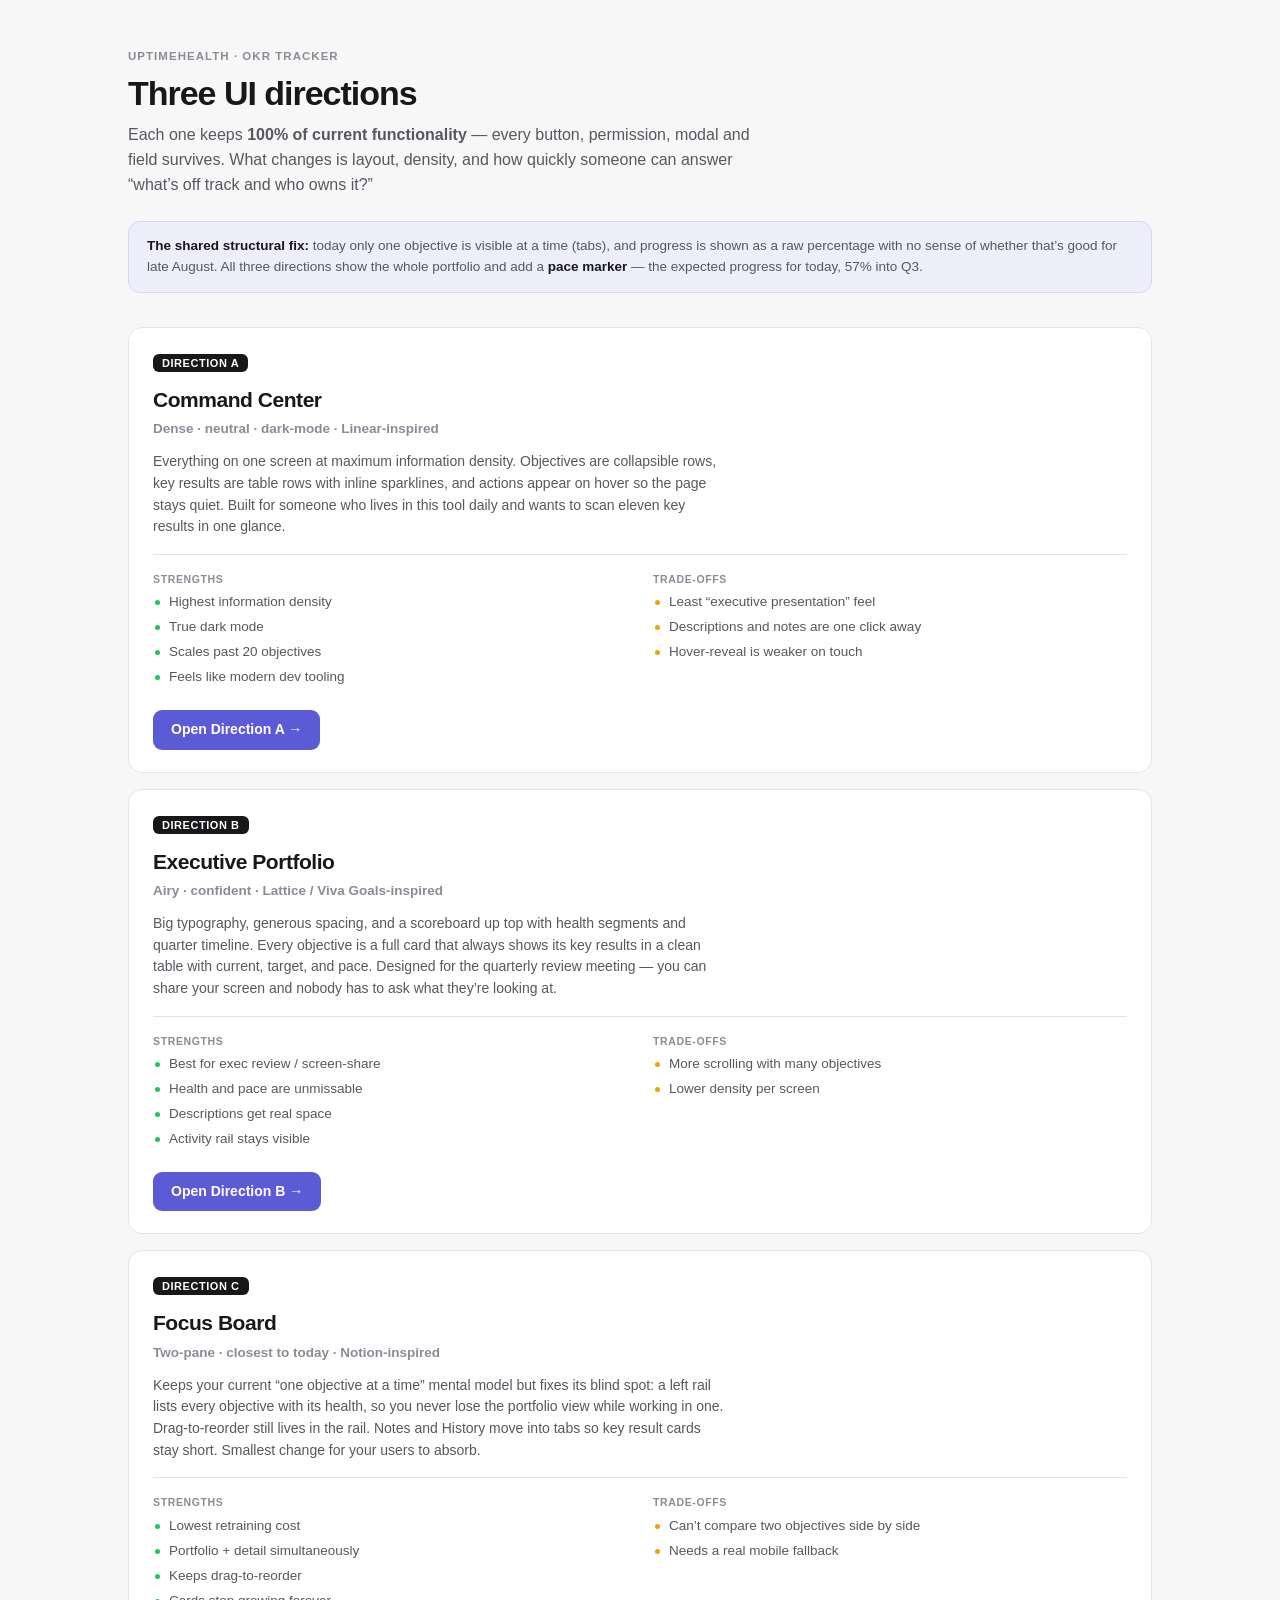
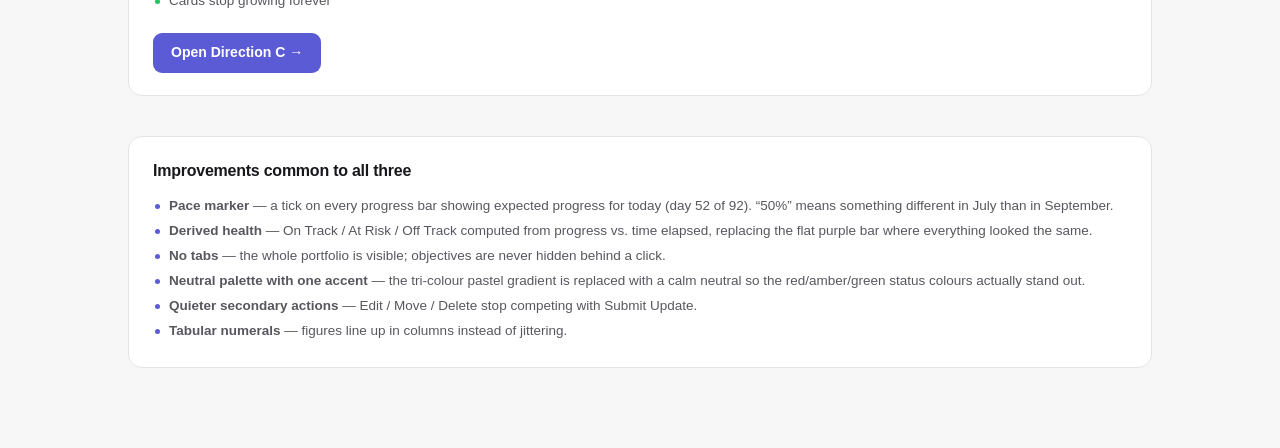
<file: mockups/index.html>
<!DOCTYPE html>
<html lang="en">
<head>
<meta charset="UTF-8">
<meta name="viewport" content="width=device-width, initial-scale=1">
<title>OKR Tracker — UI Directions</title>
<style>
:root{--bg:#f7f7f8;--surface:#fff;--border:#e4e4e8;--ink:#18181b;--ink2:#57575f;--ink3:#8b8b95;--accent:#5b5bd6;--accent-soft:#eeeefb}
*{box-sizing:border-box;margin:0;padding:0}
body{font-family:-apple-system,BlinkMacSystemFont,'Inter','Segoe UI',sans-serif;background:var(--bg);color:var(--ink);line-height:1.55;-webkit-font-smoothing:antialiased}
.wrap{max-width:1080px;margin:0 auto;padding:48px 28px 80px}
.eyebrow{font-size:11.5px;font-weight:750;text-transform:uppercase;letter-spacing:.09em;color:var(--ink3);margin-bottom:8px}
h1{font-size:34px;font-weight:730;letter-spacing:-.03em;line-height:1.15}
.lede{font-size:16px;color:var(--ink2);margin-top:10px;max-width:70ch}
.note{background:var(--accent-soft);border:1px solid #d5d5f5;border-radius:12px;padding:14px 18px;margin:24px 0 34px;font-size:13.5px;color:var(--ink2)}
.note b{color:var(--ink)}
.grid{display:grid;gap:16px}
.card{background:var(--surface);border:1px solid var(--border);border-radius:14px;padding:22px 24px;transition:.14s}
.card:hover{border-color:#c8c8d2;box-shadow:0 4px 18px rgba(0,0,0,.05)}
.card-top{display:flex;align-items:flex-start;justify-content:space-between;gap:18px;flex-wrap:wrap}
.badge{font-size:11px;font-weight:750;letter-spacing:.05em;text-transform:uppercase;background:var(--ink);color:#fff;border-radius:6px;padding:3px 9px}
h2{font-size:21px;font-weight:690;letter-spacing:-.022em;margin:9px 0 3px}
.sub{font-size:13.5px;color:var(--ink3);font-weight:600}
p.body{font-size:14px;color:var(--ink2);margin-top:11px;max-width:74ch}
.rows{display:grid;grid-template-columns:1fr 1fr;gap:14px 26px;margin-top:16px;padding-top:16px;border-top:1px solid var(--border)}
@media(max-width:720px){.rows{grid-template-columns:1fr}}
.rl{font-size:10.5px;font-weight:750;text-transform:uppercase;letter-spacing:.06em;color:var(--ink3);margin-bottom:5px}
ul{list-style:none;font-size:13.5px;color:var(--ink2)}
li{padding-left:16px;position:relative;margin-bottom:4px}
li::before{content:'';position:absolute;left:2px;top:8px;width:5px;height:5px;border-radius:50%;background:#22c55e}
li.con::before{background:#f59e0b}
.open{display:inline-flex;align-items:center;gap:7px;background:var(--accent);color:#fff;border-radius:9px;padding:9px 18px;font-size:14px;font-weight:650;text-decoration:none;margin-top:18px;transition:.12s}
.open:hover{background:#4a4ac4}
.shared{margin-top:40px;background:var(--surface);border:1px solid var(--border);border-radius:14px;padding:22px 24px}
.shared h3{font-size:16px;font-weight:690;letter-spacing:-.015em;margin-bottom:12px}
.shared ul li::before{background:var(--accent)}
</style>
</head>
<body>
<div class="wrap">
  <div class="eyebrow">UptimeHealth · OKR Tracker</div>
  <h1>Three UI directions</h1>
  <p class="lede">Each one keeps <strong>100% of current functionality</strong> — every button, permission, modal and field survives. What changes is layout, density, and how quickly someone can answer “what’s off track and who owns it?”</p>

  <div class="note">
    <b>The shared structural fix:</b> today only one objective is visible at a time (tabs), and progress is shown as a raw percentage with no sense of whether that’s good for late August. All three directions show the whole portfolio and add a <b>pace marker</b> — the expected progress for today, 57% into Q3.
  </div>

  <div class="grid">
    <div class="card">
      <div class="card-top">
        <div><span class="badge">Direction A</span><h2>Command Center</h2><div class="sub">Dense · neutral · dark-mode · Linear-inspired</div></div>
      </div>
      <p class="body">Everything on one screen at maximum information density. Objectives are collapsible rows, key results are table rows with inline sparklines, and actions appear on hover so the page stays quiet. Built for someone who lives in this tool daily and wants to scan eleven key results in one glance.</p>
      <div class="rows">
        <div><div class="rl">Strengths</div><ul><li>Highest information density</li><li>True dark mode</li><li>Scales past 20 objectives</li><li>Feels like modern dev tooling</li></ul></div>
        <div><div class="rl">Trade-offs</div><ul><li class="con">Least “executive presentation” feel</li><li class="con">Descriptions and notes are one click away</li><li class="con">Hover-reveal is weaker on touch</li></ul></div>
      </div>
      <a class="open" href="a-command-center.html">Open Direction A →</a>
    </div>

    <div class="card">
      <div class="card-top">
        <div><span class="badge">Direction B</span><h2>Executive Portfolio</h2><div class="sub">Airy · confident · Lattice / Viva Goals-inspired</div></div>
      </div>
      <p class="body">Big typography, generous spacing, and a scoreboard up top with health segments and quarter timeline. Every objective is a full card that always shows its key results in a clean table with current, target, and pace. Designed for the quarterly review meeting — you can share your screen and nobody has to ask what they’re looking at.</p>
      <div class="rows">
        <div><div class="rl">Strengths</div><ul><li>Best for exec review / screen-share</li><li>Health and pace are unmissable</li><li>Descriptions get real space</li><li>Activity rail stays visible</li></ul></div>
        <div><div class="rl">Trade-offs</div><ul><li class="con">More scrolling with many objectives</li><li class="con">Lower density per screen</li></ul></div>
      </div>
      <a class="open" href="b-executive.html">Open Direction B →</a>
    </div>

    <div class="card">
      <div class="card-top">
        <div><span class="badge">Direction C</span><h2>Focus Board</h2><div class="sub">Two-pane · closest to today · Notion-inspired</div></div>
      </div>
      <p class="body">Keeps your current “one objective at a time” mental model but fixes its blind spot: a left rail lists every objective with its health, so you never lose the portfolio view while working in one. Drag-to-reorder still lives in the rail. Notes and History move into tabs so key result cards stay short. Smallest change for your users to absorb.</p>
      <div class="rows">
        <div><div class="rl">Strengths</div><ul><li>Lowest retraining cost</li><li>Portfolio + detail simultaneously</li><li>Keeps drag-to-reorder</li><li>Cards stop growing forever</li></ul></div>
        <div><div class="rl">Trade-offs</div><ul><li class="con">Can’t compare two objectives side by side</li><li class="con">Needs a real mobile fallback</li></ul></div>
      </div>
      <a class="open" href="c-focus-board.html">Open Direction C →</a>
    </div>
  </div>

  <div class="shared">
    <h3>Improvements common to all three</h3>
    <ul>
      <li><b>Pace marker</b> — a tick on every progress bar showing expected progress for today (day 52 of 92). “50%” means something different in July than in September.</li>
      <li><b>Derived health</b> — On Track / At Risk / Off Track computed from progress vs. time elapsed, replacing the flat purple bar where everything looked the same.</li>
      <li><b>No tabs</b> — the whole portfolio is visible; objectives are never hidden behind a click.</li>
      <li><b>Neutral palette with one accent</b> — the tri-colour pastel gradient is replaced with a calm neutral so the red/amber/green status colours actually stand out.</li>
      <li><b>Quieter secondary actions</b> — Edit / Move / Delete stop competing with Submit Update.</li>
      <li><b>Tabular numerals</b> — figures line up in columns instead of jittering.</li>
    </ul>
  </div>
</div>
</body>
</html>
</file>
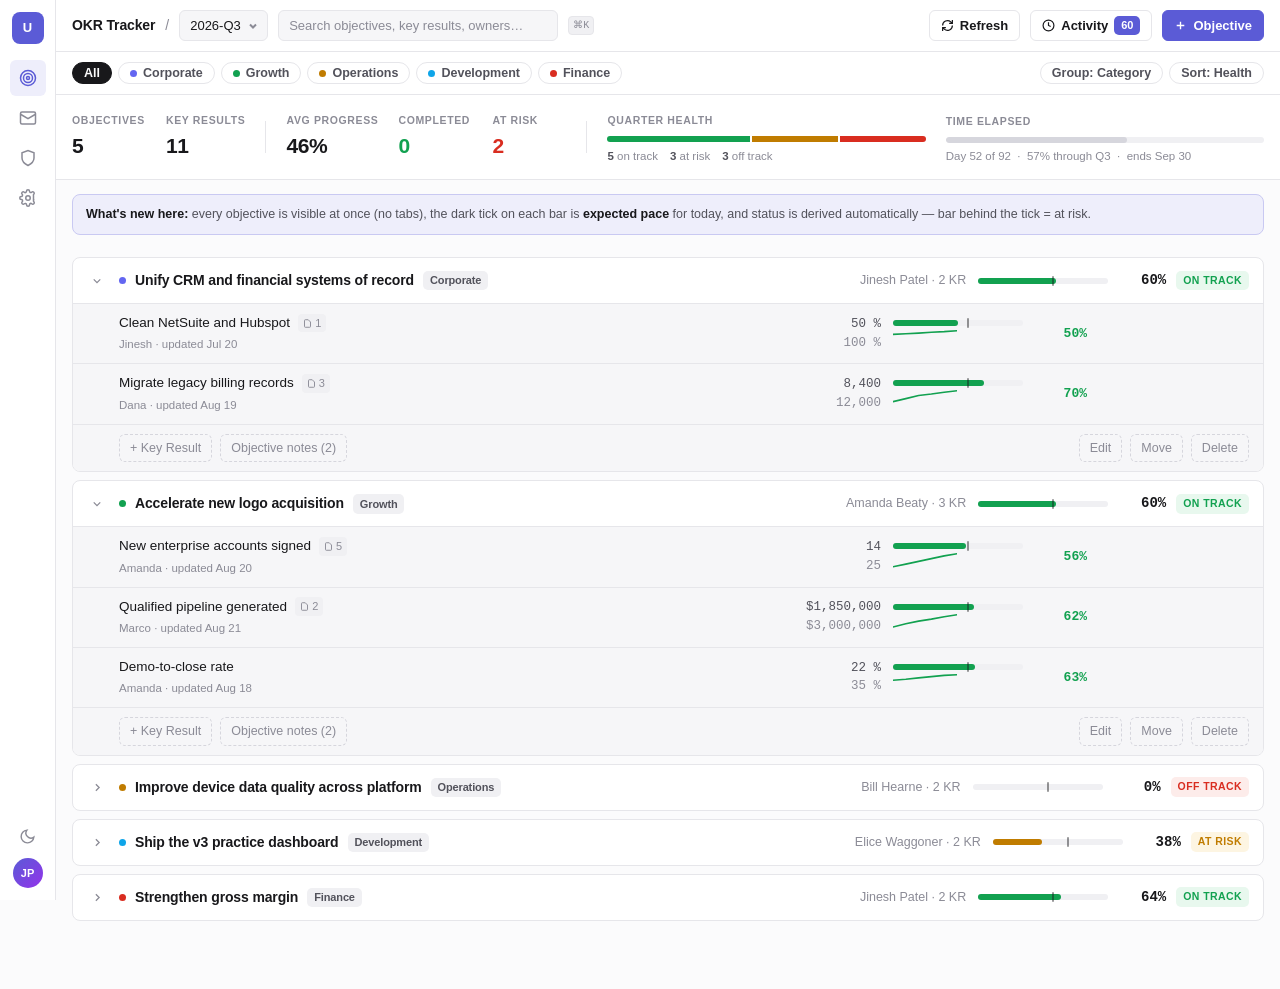
<file: mockups/a-command-center.html>
<!DOCTYPE html>
<html lang="en">
<head>
<meta charset="UTF-8">
<meta name="viewport" content="width=device-width, initial-scale=1">
<title>A — Command Center</title>
<style>
:root{
  --bg:#fbfbfc; --surface:#fff; --surface-2:#f6f6f8; --surface-3:#f0f0f3;
  --border:#e6e6ea; --border-strong:#d6d6dd;
  --text:#18181b; --text-2:#52525b; --text-3:#8b8b96;
  --accent:#5b5bd6; --accent-bg:#eeeefb; --accent-border:#c9c9f2;
  --green:#12a150; --green-bg:#e8f8ee;
  --amber:#c07c00; --amber-bg:#fdf5e2;
  --red:#d92d20; --red-bg:#fdecea;
  --radius:8px; --radius-sm:6px;
  --mono:ui-monospace,'SF Mono',SFMono-Regular,Menlo,monospace;
}
[data-theme="dark"]{
  --bg:#0c0c0e; --surface:#141417; --surface-2:#1b1b1f; --surface-3:#232328;
  --border:#26262c; --border-strong:#35353d;
  --text:#f4f4f5; --text-2:#a1a1aa; --text-3:#71717a;
  --accent:#8b8bf0; --accent-bg:#1e1e3a; --accent-border:#33336b;
  --green:#3dd68c; --green-bg:#0e2a1c;
  --amber:#f0b429; --amber-bg:#2e2408;
  --red:#f87171; --red-bg:#2e1414;
}
*{box-sizing:border-box;margin:0;padding:0}
body{
  font-family:-apple-system,BlinkMacSystemFont,'Inter','Segoe UI',sans-serif;
  background:var(--bg);color:var(--text);font-size:14px;line-height:1.5;
  -webkit-font-smoothing:antialiased;
}
.app{display:flex;min-height:100vh}

/* ── Sidebar ─────────────────────────────── */
.rail{
  width:56px;background:var(--surface);border-right:1px solid var(--border);
  display:flex;flex-direction:column;align-items:center;padding:12px 0;gap:4px;
  position:sticky;top:0;height:100vh;
}
.rail-logo{
  width:32px;height:32px;border-radius:8px;background:var(--accent);
  color:#fff;display:grid;place-items:center;font-weight:800;font-size:13px;margin-bottom:12px;
}
.rail-btn{
  width:36px;height:36px;border-radius:var(--radius-sm);border:none;background:none;
  color:var(--text-3);display:grid;place-items:center;cursor:pointer;transition:.12s;
}
.rail-btn:hover{background:var(--surface-3);color:var(--text)}
.rail-btn.active{background:var(--accent-bg);color:var(--accent)}
.rail-spacer{flex:1}
.rail-avatar{
  width:30px;height:30px;border-radius:50%;background:linear-gradient(135deg,#5b5bd6,#9333ea);
  color:#fff;display:grid;place-items:center;font-size:11px;font-weight:700;cursor:pointer;
}

/* ── Main ────────────────────────────────── */
.main{flex:1;min-width:0;display:flex;flex-direction:column}
.topbar{
  height:52px;border-bottom:1px solid var(--border);background:var(--surface);
  display:flex;align-items:center;gap:10px;padding:0 16px;position:sticky;top:0;z-index:20;
}
.crumb{font-weight:650;font-size:14px;letter-spacing:-.01em}
.crumb-sep{color:var(--text-3)}
.sel{
  appearance:none;background:var(--surface-2);border:1px solid var(--border);
  border-radius:var(--radius-sm);padding:5px 26px 5px 10px;font:inherit;font-size:13px;
  color:var(--text);cursor:pointer;
  background-image:url("data:image/svg+xml,%3Csvg xmlns='http://www.w3.org/2000/svg' width='12' height='12' fill='none' stroke='%238b8b96' stroke-width='2'%3E%3Cpath d='M3 4.5L6 7.5L9 4.5'/%3E%3C/svg%3E");
  background-repeat:no-repeat;background-position:right 8px center;
}
.search{
  flex:1;max-width:280px;background:var(--surface-2);border:1px solid var(--border);
  border-radius:var(--radius-sm);padding:5px 10px;font:inherit;font-size:13px;color:var(--text);
}
.search::placeholder{color:var(--text-3)}
.spacer{flex:1}
.btn{
  display:inline-flex;align-items:center;gap:6px;border-radius:var(--radius-sm);
  border:1px solid var(--border);background:var(--surface);color:var(--text);
  padding:5px 11px;font:inherit;font-size:13px;font-weight:550;cursor:pointer;transition:.12s;
}
.btn:hover{background:var(--surface-2);border-color:var(--border-strong)}
.btn-primary{background:var(--accent);border-color:var(--accent);color:#fff}
.btn-primary:hover{background:#4a4ac4;border-color:#4a4ac4}
.btn-xs{padding:3px 8px;font-size:12px}
.kbd{
  font-family:var(--mono);font-size:10px;background:var(--surface-3);
  border:1px solid var(--border);border-radius:4px;padding:1px 4px;color:var(--text-3);
}

/* ── Filter strip ────────────────────────── */
.filters{
  display:flex;align-items:center;gap:6px;padding:10px 16px;
  border-bottom:1px solid var(--border);background:var(--surface);flex-wrap:wrap;
}
.chip{
  display:inline-flex;align-items:center;gap:6px;border-radius:20px;
  border:1px solid var(--border);background:var(--surface);color:var(--text-2);
  padding:3px 11px;font-size:12.5px;font-weight:550;cursor:pointer;transition:.12s;
}
.chip:hover{background:var(--surface-2)}
.chip.active{background:var(--text);color:var(--bg);border-color:var(--text)}
.dot{width:7px;height:7px;border-radius:50%;flex:none}

/* ── Quarter pulse bar ───────────────────── */
.pulse{
  display:flex;align-items:center;gap:20px;padding:14px 16px;
  border-bottom:1px solid var(--border);background:var(--surface);flex-wrap:wrap;
}
.pulse-stat{display:flex;flex-direction:column;gap:1px;min-width:74px}
.pulse-label{font-size:10.5px;font-weight:650;text-transform:uppercase;letter-spacing:.06em;color:var(--text-3)}
.pulse-value{font-size:21px;font-weight:700;letter-spacing:-.02em;font-variant-numeric:tabular-nums}
.pulse-div{width:1px;height:32px;background:var(--border)}
.pulse-track{flex:1;min-width:200px}
.timebar{
  height:6px;border-radius:3px;background:var(--surface-3);position:relative;overflow:hidden;margin-top:6px;
}
.timebar-fill{height:100%;background:var(--border-strong);border-radius:3px}
.timebar-note{font-size:11.5px;color:var(--text-3);margin-top:5px}

/* ── Health segments ─────────────────────── */
.health{display:flex;height:6px;border-radius:3px;overflow:hidden;margin-top:6px;gap:2px}
.health span{display:block}
.health-legend{display:flex;gap:12px;margin-top:6px;font-size:11.5px;color:var(--text-3)}
.health-legend b{color:var(--text-2);font-weight:600}

/* ── Objective list ──────────────────────── */
.list{padding:8px 16px 60px}
.obj{
  border:1px solid var(--border);border-radius:var(--radius);background:var(--surface);
  margin-bottom:8px;overflow:hidden;transition:.12s;
}
.obj:hover{border-color:var(--border-strong)}
.obj-head{
  display:grid;grid-template-columns:20px 1fr auto auto auto;align-items:center;gap:12px;
  padding:12px 14px;cursor:pointer;user-select:none;
}
.obj-head:hover{background:var(--surface-2)}
.caret{color:var(--text-3);transition:transform .15s;display:grid;place-items:center}
.obj.open .caret{transform:rotate(90deg)}
.obj-title{font-weight:600;letter-spacing:-.01em;display:flex;align-items:center;gap:9px;min-width:0}
.obj-title span.t{overflow:hidden;text-overflow:ellipsis;white-space:nowrap}
.tag{
  font-size:11px;font-weight:600;padding:1.5px 7px;border-radius:5px;
  background:var(--surface-3);color:var(--text-2);flex:none;
}
.obj-meta{font-size:12.5px;color:var(--text-3);white-space:nowrap;font-variant-numeric:tabular-nums}
.obj-bar{width:130px;flex:none;display:block}
.track{display:block;height:6px;border-radius:3px;background:var(--surface-3);position:relative;overflow:visible}
.fill{display:block;height:100%;border-radius:3px;transition:width .3s}
.pace{
  position:absolute;top:-2px;bottom:-2px;width:2px;background:var(--text);
  opacity:.45;border-radius:1px;
}
.obj-pct{
  font-family:var(--mono);font-size:14px;font-weight:650;width:46px;text-align:right;
  font-variant-numeric:tabular-nums;
}
.status{
  font-size:10.5px;font-weight:700;padding:2px 7px;border-radius:5px;
  text-transform:uppercase;letter-spacing:.04em;white-space:nowrap;
}
.s-on{background:var(--green-bg);color:var(--green)}
.s-risk{background:var(--amber-bg);color:var(--amber)}
.s-off{background:var(--red-bg);color:var(--red)}

/* ── KR table ────────────────────────────── */
.obj-body{display:none;border-top:1px solid var(--border);background:var(--surface-2)}
.obj.open .obj-body{display:block}
.kr{
  display:grid;grid-template-columns:1fr 92px 130px 52px auto;align-items:center;gap:12px;
  padding:9px 14px 9px 46px;border-bottom:1px solid var(--border);
}
.kr:hover{background:var(--surface-3)}
.kr-name{font-size:13.5px;font-weight:500;display:flex;align-items:center;gap:8px;min-width:0}
.kr-name span.n{overflow:hidden;text-overflow:ellipsis;white-space:nowrap}
.kr-sub{font-size:11.5px;color:var(--text-3);margin-top:1px}
.kr-nums{font-family:var(--mono);font-size:12.5px;color:var(--text-2);text-align:right;font-variant-numeric:tabular-nums}
.kr-pct{font-family:var(--mono);font-size:13px;font-weight:650;text-align:right;font-variant-numeric:tabular-nums}
.kr-acts{display:flex;gap:5px;opacity:0;transition:.12s}
.kr:hover .kr-acts{opacity:1}
.spark{display:block}
.note-badge{
  display:inline-flex;align-items:center;gap:3px;font-size:11px;color:var(--text-3);
  background:var(--surface-3);border-radius:4px;padding:1px 5px;flex:none;
}
.obj-foot{
  display:flex;align-items:center;gap:8px;padding:9px 14px 9px 46px;
}
.ghost{
  border:1px dashed var(--border-strong);background:none;color:var(--text-3);
  border-radius:var(--radius-sm);padding:4px 10px;font:inherit;font-size:12.5px;cursor:pointer;
}
.ghost:hover{color:var(--accent);border-color:var(--accent)}
.notice{
  margin:14px 16px;padding:10px 13px;border-radius:var(--radius);
  background:var(--accent-bg);border:1px solid var(--accent-border);
  color:var(--text-2);font-size:12.5px;
}
.notice b{color:var(--text)}
</style>
</head>
<body>
<div class="app">
  <nav class="rail">
    <div class="rail-logo">U</div>
    <button class="rail-btn active" title="OKR Tracker"><svg width="18" height="18" viewBox="0 0 24 24" fill="none" stroke="currentColor" stroke-width="2"><circle cx="12" cy="12" r="10"/><circle cx="12" cy="12" r="6"/><circle cx="12" cy="12" r="2"/></svg></button>
    <button class="rail-btn" title="Email Reports"><svg width="18" height="18" viewBox="0 0 24 24" fill="none" stroke="currentColor" stroke-width="2"><rect x="2" y="4" width="20" height="16" rx="2"/><path d="m22 7-10 6L2 7"/></svg></button>
    <button class="rail-btn" title="Admin"><svg width="18" height="18" viewBox="0 0 24 24" fill="none" stroke="currentColor" stroke-width="2"><path d="M12 22s8-4 8-10V5l-8-3-8 3v7c0 6 8 10 8 10z"/></svg></button>
    <button class="rail-btn" title="Settings"><svg width="18" height="18" viewBox="0 0 24 24" fill="none" stroke="currentColor" stroke-width="2"><circle cx="12" cy="12" r="3"/><path d="M19.4 15a1.65 1.65 0 0 0 .33 1.82l.06.06a2 2 0 1 1-2.83 2.83l-.06-.06a1.65 1.65 0 0 0-1.82-.33 1.65 1.65 0 0 0-1 1.51V21a2 2 0 0 1-4 0v-.09A1.65 1.65 0 0 0 9 19.4a1.65 1.65 0 0 0-1.82.33l-.06.06a2 2 0 1 1-2.83-2.83l.06-.06a1.65 1.65 0 0 0 .33-1.82 1.65 1.65 0 0 0-1.51-1H3a2 2 0 0 1 0-4h.09A1.65 1.65 0 0 0 4.6 9a1.65 1.65 0 0 0-.33-1.82l-.06-.06a2 2 0 1 1 2.83-2.83l.06.06A1.65 1.65 0 0 0 9 4.6a1.65 1.65 0 0 0 1-1.51V3a2 2 0 0 1 4 0v.09a1.65 1.65 0 0 0 1 1.51 1.65 1.65 0 0 0 1.82-.33l.06-.06a2 2 0 1 1 2.83 2.83l-.06.06a1.65 1.65 0 0 0-.33 1.82V15z"/></svg></button>
    <div class="rail-spacer"></div>
    <button class="rail-btn" onclick="toggleTheme()" title="Toggle theme" id="themeBtn"><svg width="17" height="17" viewBox="0 0 24 24" fill="none" stroke="currentColor" stroke-width="2"><path d="M21 12.79A9 9 0 1 1 11.21 3 7 7 0 0 0 21 12.79z"/></svg></button>
    <div class="rail-avatar" title="Jinesh Patel — Admin">JP</div>
  </nav>

  <div class="main">
    <div class="topbar">
      <span class="crumb">OKR Tracker</span>
      <span class="crumb-sep">/</span>
      <select class="sel"><option>2026-Q3</option><option>2026-Q2</option><option>2026-Q4</option></select>
      <input class="search" placeholder="Search objectives, key results, owners…">
      <span class="kbd">⌘K</span>
      <div class="spacer"></div>
      <button class="btn"><svg width="13" height="13" viewBox="0 0 24 24" fill="none" stroke="currentColor" stroke-width="2.2"><path d="M21 2v6h-6M3 12a9 9 0 0 1 15-6.7L21 8M3 22v-6h6M21 12a9 9 0 0 1-15 6.7L3 16"/></svg>Refresh</button>
      <button class="btn"><svg width="13" height="13" viewBox="0 0 24 24" fill="none" stroke="currentColor" stroke-width="2.2"><circle cx="12" cy="12" r="10"/><path d="M12 6v6l4 2"/></svg>Activity <span class="tag" style="background:var(--accent);color:#fff">60</span></button>
      <button class="btn btn-primary"><svg width="13" height="13" viewBox="0 0 24 24" fill="none" stroke="currentColor" stroke-width="2.5"><path d="M12 5v14M5 12h14"/></svg>Objective</button>
    </div>

    <div class="filters">
      <button class="chip active">All</button>
      <button class="chip"><span class="dot" style="background:#6366f1"></span>Corporate</button>
      <button class="chip"><span class="dot" style="background:#12a150"></span>Growth</button>
      <button class="chip"><span class="dot" style="background:#c07c00"></span>Operations</button>
      <button class="chip"><span class="dot" style="background:#0ea5e9"></span>Development</button>
      <button class="chip"><span class="dot" style="background:#d92d20"></span>Finance</button>
      <div class="spacer"></div>
      <button class="chip">Group: Category</button>
      <button class="chip">Sort: Health</button>
    </div>

    <div class="pulse">
      <div class="pulse-stat"><span class="pulse-label">Objectives</span><span class="pulse-value">5</span></div>
      <div class="pulse-stat"><span class="pulse-label">Key Results</span><span class="pulse-value">11</span></div>
      <div class="pulse-div"></div>
      <div class="pulse-stat"><span class="pulse-label">Avg Progress</span><span class="pulse-value">46%</span></div>
      <div class="pulse-stat"><span class="pulse-label">Completed</span><span class="pulse-value" style="color:var(--green)">0</span></div>
      <div class="pulse-stat"><span class="pulse-label">At Risk</span><span class="pulse-value" style="color:var(--red)">2</span></div>
      <div class="pulse-div"></div>
      <div class="pulse-track">
        <span class="pulse-label">Quarter Health</span>
        <div class="health">
          <span style="background:var(--green);flex:5"></span>
          <span style="background:var(--amber);flex:3"></span>
          <span style="background:var(--red);flex:3"></span>
        </div>
        <div class="health-legend">
          <span><b>5</b> on track</span><span><b>3</b> at risk</span><span><b>3</b> off track</span>
        </div>
      </div>
      <div class="pulse-track">
        <span class="pulse-label">Time Elapsed</span>
        <div class="timebar"><div class="timebar-fill" style="width:57%"></div></div>
        <div class="timebar-note">Day 52 of 92 &nbsp;·&nbsp; 57% through Q3 &nbsp;·&nbsp; ends Sep 30</div>
      </div>
    </div>

    <div class="notice">
      <b>What's new here:</b> every objective is visible at once (no tabs), the dark tick on each bar is
      <b>expected pace</b> for today, and status is derived automatically — bar behind the tick = at risk.
    </div>

    <div class="list" id="list"></div>
  </div>
</div>

<script>
const ELAPSED = 57;
const DATA = [
  {t:'Unify CRM and financial systems of record',cat:'Corporate',c:'#6366f1',own:'Jinesh Patel',krs:[
    {n:'Clean NetSuite and Hubspot',cur:'50 %',tgt:'100 %',p:50,own:'Jinesh',upd:'Jul 20',notes:1,tr:[38,40,42,45,47,50]},
    {n:'Migrate legacy billing records',cur:'8,400',tgt:'12,000',p:70,own:'Dana',upd:'Aug 19',notes:3,tr:[20,34,48,55,63,70]}]},
  {t:'Accelerate new logo acquisition',cat:'Growth',c:'#12a150',own:'Amanda Beaty',krs:[
    {n:'New enterprise accounts signed',cur:'14',tgt:'25',p:56,own:'Amanda',upd:'Aug 20',notes:5,tr:[8,18,28,38,48,56]},
    {n:'Qualified pipeline generated',cur:'$1,850,000',tgt:'$3,000,000',p:62,own:'Marco',upd:'Aug 21',notes:2,tr:[12,25,36,44,54,62]},
    {n:'Demo-to-close rate',cur:'22 %',tgt:'35 %',p:63,own:'Amanda',upd:'Aug 18',notes:0,tr:[40,44,50,55,60,63]}]},
  {t:'Improve device data quality across platform',cat:'Operations',c:'#c07c00',own:'Bill Hearne',krs:[
    {n:'Device data cleaning to completion',cur:'0',tgt:'1',p:0,own:'Bill',upd:'Jul 16',notes:1,tr:[0,0,0,0,0,0]},
    {n:'New UI plan and deployment',cur:'0',tgt:'1',p:0,own:'Bill',upd:'Jul 16',notes:1,tr:[0,0,0,0,0,0]}]},
  {t:'Ship the v3 practice dashboard',cat:'Development',c:'#0ea5e9',own:'Elice Waggoner',krs:[
    {n:'Beta customers onboarded',cur:'6',tgt:'20',p:30,own:'Elice',upd:'Aug 12',notes:4,tr:[0,5,10,18,24,30]},
    {n:'P1 bugs open at launch',cur:'11',tgt:'3',p:45,own:'Raj',upd:'Aug 20',notes:2,tr:[10,15,22,30,38,45]}]},
  {t:'Strengthen gross margin',cat:'Finance',c:'#d92d20',own:'Jinesh Patel',krs:[
    {n:'Gross margin',cur:'68 %',tgt:'74 %',p:92,own:'Jinesh',upd:'Aug 15',notes:2,tr:[60,68,74,80,86,92]},
    {n:'Annual cloud spend reduction',cur:'$42,000',tgt:'$120,000',p:35,own:'Dana',upd:'Aug 08',notes:1,tr:[4,10,16,24,30,35]}]},
];
const health = p => p>=ELAPSED-8 ? ['s-on','On Track','var(--green)']
                  : p>=ELAPSED-25 ? ['s-risk','At Risk','var(--amber)']
                  : ['s-off','Off Track','var(--red)'];
const spark = (tr,col)=>{
  const w=64,h=18,mx=Math.max(...tr,1);
  const pts=tr.map((v,i)=>`${(i/(tr.length-1)*w).toFixed(1)},${(h-(v/mx)*h*.85-1).toFixed(1)}`).join(' ');
  return `<svg class="spark" width="${w}" height="${h}"><polyline points="${pts}" fill="none" stroke="${col}" stroke-width="1.6" stroke-linecap="round" stroke-linejoin="round"/></svg>`;
};
document.getElementById('list').innerHTML = DATA.map((o,i)=>{
  const avg=Math.round(o.krs.reduce((s,k)=>s+k.p,0)/o.krs.length);
  const [cls,lbl,col]=health(avg);
  return `<div class="obj ${i<2?'open':''}">
    <div class="obj-head" onclick="this.parentNode.classList.toggle('open')">
      <span class="caret"><svg width="13" height="13" viewBox="0 0 24 24" fill="none" stroke="currentColor" stroke-width="2.4"><path d="m9 6 6 6-6 6"/></svg></span>
      <span class="obj-title"><span class="dot" style="background:${o.c}"></span><span class="t">${o.t}</span><span class="tag">${o.cat}</span></span>
      <span class="obj-meta">${o.own} · ${o.krs.length} KR</span>
      <span class="obj-bar"><span class="track"><span class="fill" style="width:${Math.min(avg,100)}%;background:${col}"></span><span class="pace" style="left:${ELAPSED}%"></span></span></span>
      <span style="display:flex;align-items:center;gap:10px"><span class="obj-pct">${avg}%</span><span class="status ${cls}">${lbl}</span></span>
    </div>
    <div class="obj-body">
      ${o.krs.map(k=>{const [kc,kl,kcol]=health(k.p);return `
      <div class="kr">
        <span><span class="kr-name"><span class="n">${k.n}</span>${k.notes?`<span class="note-badge"><svg width="9" height="9" viewBox="0 0 24 24" fill="none" stroke="currentColor" stroke-width="2.5"><path d="M14 2H6a2 2 0 0 0-2 2v16a2 2 0 0 0 2 2h12a2 2 0 0 0 2-2V8z"/></svg>${k.notes}</span>`:''}</span>
        <span class="kr-sub">${k.own} · updated ${k.upd}</span></span>
        <span class="kr-nums">${k.cur}<br><span style="color:var(--text-3)">${k.tgt}</span></span>
        <span><span class="track"><span class="fill" style="width:${Math.min(k.p,100)}%;background:${kcol}"></span><span class="pace" style="left:${ELAPSED}%"></span></span>
        <span style="display:block;margin-top:3px">${spark(k.tr,kcol)}</span></span>
        <span class="kr-pct" style="color:${kcol}">${k.p}%</span>
        <span class="kr-acts"><button class="btn btn-primary btn-xs">Update</button><button class="btn btn-xs">Notes</button><button class="btn btn-xs">⋯</button></span>
      </div>`}).join('')}
      <div class="obj-foot">
        <button class="ghost">+ Key Result</button>
        <button class="ghost">Objective notes (2)</button>
        <div class="spacer"></div>
        <button class="ghost">Edit</button><button class="ghost">Move</button><button class="ghost">Delete</button>
      </div>
    </div>
  </div>`;
}).join('');
function toggleTheme(){
  const r=document.documentElement;
  r.dataset.theme = r.dataset.theme==='dark' ? '' : 'dark';
}
</script>
</body>
</html>
</file>
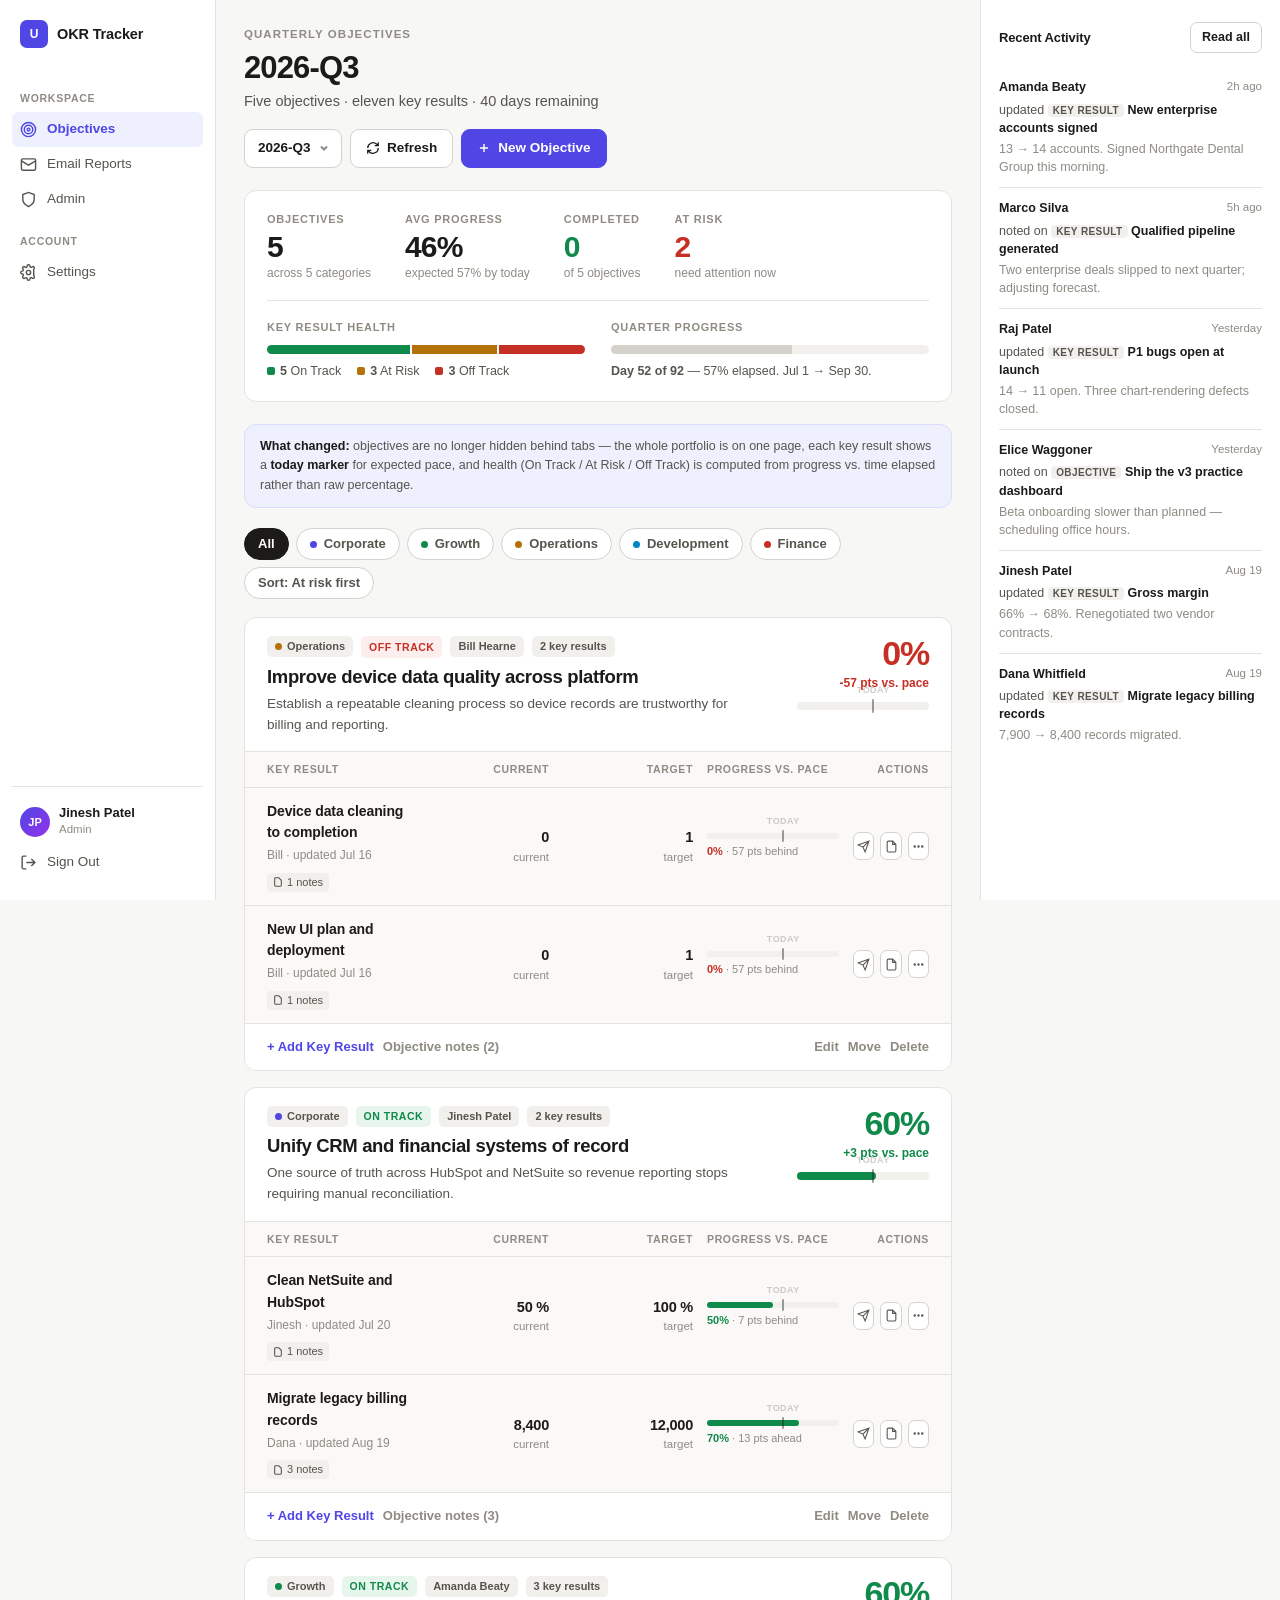
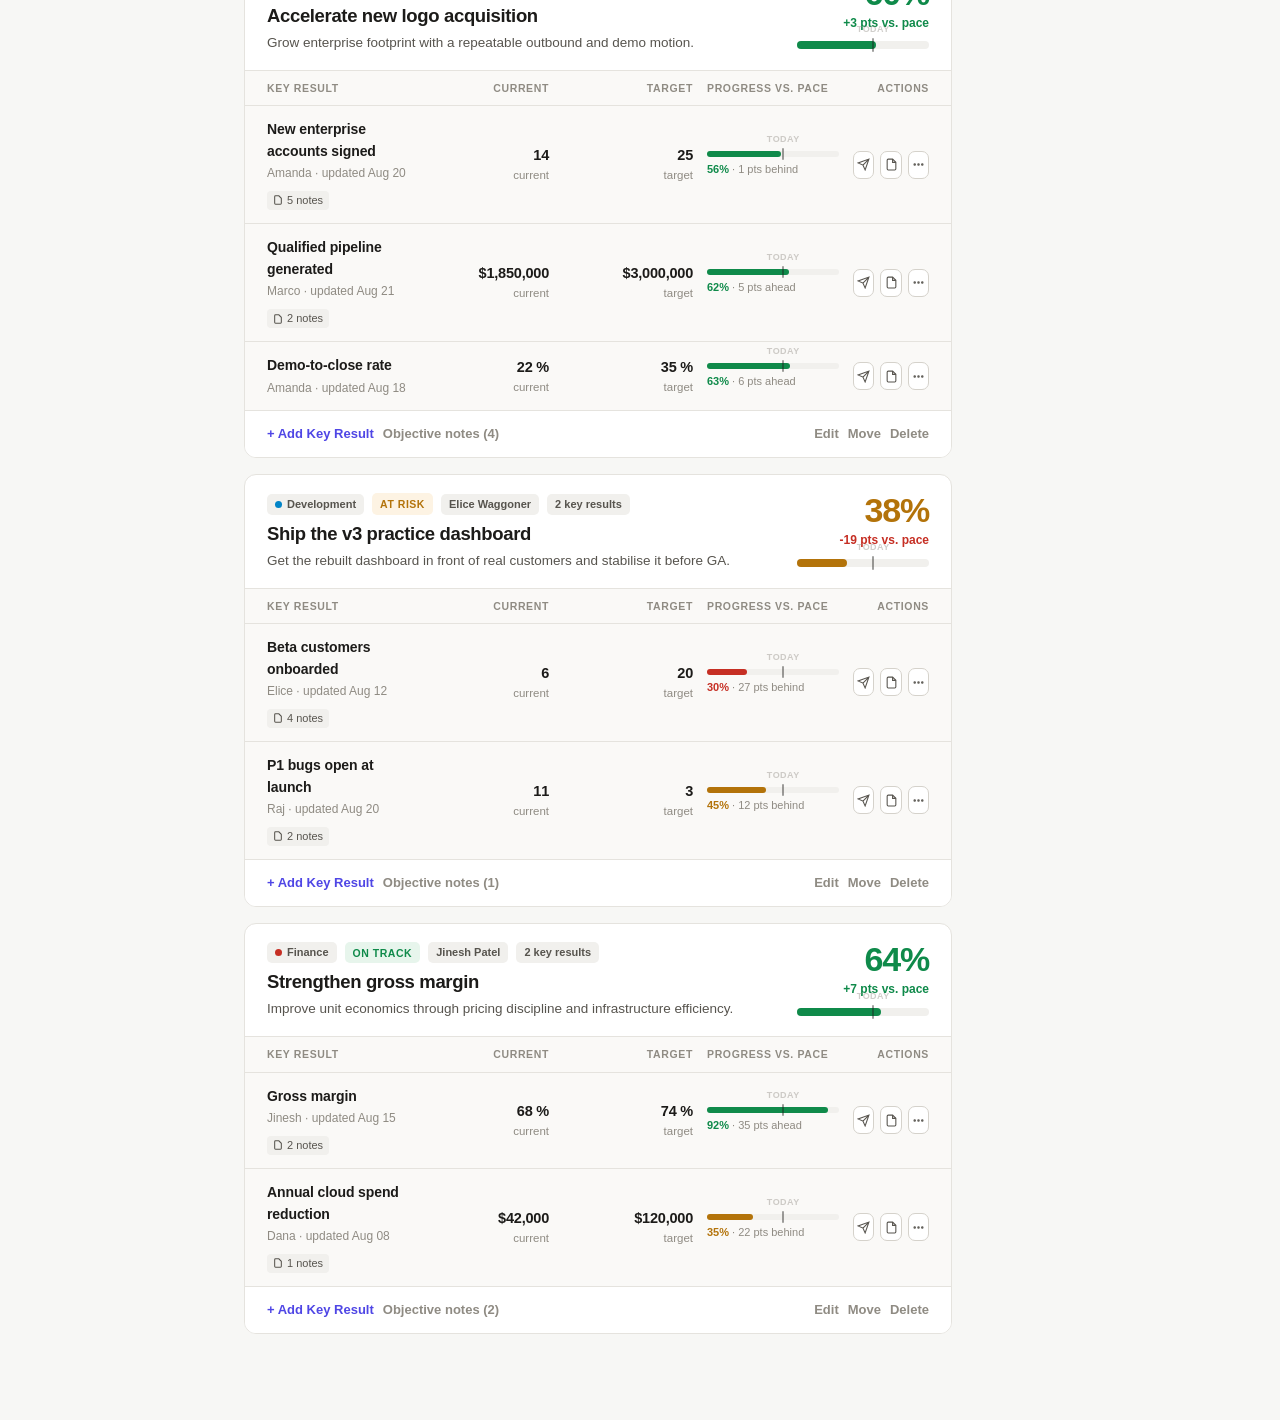
<file: mockups/b-executive.html>
<!DOCTYPE html>
<html lang="en">
<head>
<meta charset="UTF-8">
<meta name="viewport" content="width=device-width, initial-scale=1">
<title>B — Executive Portfolio</title>
<style>
:root{
  --bg:#f7f7f5; --surface:#fff; --surface-2:#faf9f7; --sunk:#f1f0ed;
  --border:#e5e3de; --border-2:#d5d2cb;
  --ink:#1c1b19; --ink-2:#57544e; --ink-3:#8f8b83;
  --accent:#4f46e5; --accent-soft:#eef0fe;
  --green:#0f8a4a; --green-soft:#e7f5ec;
  --amber:#b3730a; --amber-soft:#fdf3e3;
  --red:#c62f24; --red-soft:#fceeed;
  --r:12px;
}
*{box-sizing:border-box;margin:0;padding:0}
body{
  font-family:-apple-system,BlinkMacSystemFont,'Inter','Segoe UI',sans-serif;
  background:var(--bg);color:var(--ink);line-height:1.55;-webkit-font-smoothing:antialiased;
}
.shell{display:flex;min-height:100vh}

/* ── Nav ─────────────────────────────────── */
.nav{
  width:216px;flex:none;background:var(--surface);border-right:1px solid var(--border);
  padding:20px 12px;position:sticky;top:0;height:100vh;display:flex;flex-direction:column;
}
.brand{display:flex;align-items:center;gap:9px;padding:0 8px;margin-bottom:26px}
.brand-mark{width:28px;height:28px;border-radius:7px;background:var(--accent);color:#fff;display:grid;place-items:center;font-weight:800;font-size:12px}
.brand-name{font-weight:680;font-size:14.5px;letter-spacing:-.01em}
.nav-label{font-size:10.5px;font-weight:700;text-transform:uppercase;letter-spacing:.07em;color:var(--ink-3);padding:0 8px;margin:16px 0 6px}
.nav-item{
  display:flex;align-items:center;gap:10px;padding:7px 8px;border-radius:7px;
  color:var(--ink-2);font-size:13.5px;font-weight:520;text-decoration:none;transition:.12s;
}
.nav-item:hover{background:var(--sunk);color:var(--ink)}
.nav-item.active{background:var(--accent-soft);color:var(--accent);font-weight:620}
.nav-foot{margin-top:auto;border-top:1px solid var(--border);padding-top:12px}
.who{display:flex;align-items:center;gap:9px;padding:6px 8px}
.who-av{width:30px;height:30px;border-radius:50%;background:linear-gradient(135deg,#4f46e5,#9333ea);color:#fff;display:grid;place-items:center;font-size:11px;font-weight:700;flex:none}
.who-n{display:block;font-size:13px;font-weight:600;line-height:1.25}
.who-r{display:block;font-size:11.5px;color:var(--ink-3)}

/* ── Content ─────────────────────────────── */
.content{flex:1;min-width:0;display:flex}
.col{flex:1;min-width:0;padding:26px 28px 70px;max-width:1000px}

.hero{margin-bottom:22px}
.eyebrow{font-size:11.5px;font-weight:700;text-transform:uppercase;letter-spacing:.09em;color:var(--ink-3);margin-bottom:6px}
.h1{font-size:31px;font-weight:700;letter-spacing:-.028em;line-height:1.15}
.hero-sub{color:var(--ink-2);font-size:14.5px;margin-top:5px}

.headrow{display:flex;align-items:flex-end;justify-content:space-between;gap:16px;flex-wrap:wrap}
.btn{
  display:inline-flex;align-items:center;gap:7px;border-radius:9px;border:1px solid var(--border-2);
  background:var(--surface);color:var(--ink);padding:8px 15px;font:inherit;font-size:13.5px;
  font-weight:600;cursor:pointer;transition:.12s;
}
.btn:hover{background:var(--surface-2)}
.btn-primary{background:var(--accent);border-color:var(--accent);color:#fff}
.btn-primary:hover{background:#4238d4}
.btn-sm{padding:5px 11px;font-size:12.5px;border-radius:7px}

/* ── Scoreboard ──────────────────────────── */
.board{
  background:var(--surface);border:1px solid var(--border);border-radius:var(--r);
  padding:20px 22px;margin:20px 0 22px;
}
.board-top{display:flex;gap:34px;flex-wrap:wrap;margin-bottom:18px}
.kpi-l{font-size:11px;font-weight:700;text-transform:uppercase;letter-spacing:.07em;color:var(--ink-3)}
.kpi-v{font-size:30px;font-weight:700;letter-spacing:-.03em;line-height:1.1;font-variant-numeric:tabular-nums;margin-top:2px}
.kpi-d{font-size:12px;color:var(--ink-3);margin-top:1px}
.board-split{display:grid;grid-template-columns:1fr 1fr;gap:26px;padding-top:18px;border-top:1px solid var(--border)}
@media(max-width:820px){.board-split{grid-template-columns:1fr}}
.seg{display:flex;height:9px;border-radius:5px;overflow:hidden;gap:2px;margin:8px 0 8px}
.seg span{display:block}
.seg-key{display:flex;gap:16px;font-size:12.5px;color:var(--ink-2)}
.seg-key i{width:8px;height:8px;border-radius:2px;display:inline-block;margin-right:5px}
.seg-key b{font-weight:700;font-variant-numeric:tabular-nums}
.timeline{height:9px;border-radius:5px;background:var(--sunk);overflow:hidden;margin:8px 0 8px;position:relative}
.timeline i{display:block;height:100%;background:var(--border-2)}
.time-note{font-size:12.5px;color:var(--ink-2)}

/* ── Filters ─────────────────────────────── */
.filterbar{display:flex;gap:7px;align-items:center;flex-wrap:wrap;margin-bottom:18px}
.pill{
  border:1px solid var(--border-2);background:var(--surface);border-radius:20px;
  padding:5px 13px;font:inherit;font-size:13px;font-weight:560;color:var(--ink-2);cursor:pointer;transition:.12s;
  display:inline-flex;align-items:center;gap:7px;
}
.pill:hover{background:var(--surface-2)}
.pill.on{background:var(--ink);border-color:var(--ink);color:#fff}
.dot{width:7px;height:7px;border-radius:50%;display:inline-block;flex:none}
.sp{flex:1}
.sel{
  appearance:none;border:1px solid var(--border-2);background:var(--surface);border-radius:9px;
  padding:7px 30px 7px 13px;font:inherit;font-size:13.5px;font-weight:600;cursor:pointer;color:var(--ink);
  background-image:url("data:image/svg+xml,%3Csvg xmlns='http://www.w3.org/2000/svg' width='12' height='12' fill='none' stroke='%238f8b83' stroke-width='2'%3E%3Cpath d='M3 4.5L6 7.5L9 4.5'/%3E%3C/svg%3E");
  background-repeat:no-repeat;background-position:right 11px center;
}

/* ── Objective card ──────────────────────── */
.okr{
  background:var(--surface);border:1px solid var(--border);border-radius:var(--r);
  margin-bottom:16px;overflow:hidden;
}
.okr-top{padding:18px 22px 16px;display:flex;gap:18px;align-items:flex-start}
.okr-main{flex:1;min-width:0}
.okr-tags{display:flex;align-items:center;gap:8px;margin-bottom:7px;flex-wrap:wrap}
.tag{
  font-size:11px;font-weight:680;padding:2px 8px;border-radius:5px;
  background:var(--sunk);color:var(--ink-2);display:inline-flex;align-items:center;gap:5px;
}
.state{font-size:10.5px;font-weight:750;padding:2.5px 8px;border-radius:5px;text-transform:uppercase;letter-spacing:.05em}
.st-on{background:var(--green-soft);color:var(--green)}
.st-risk{background:var(--amber-soft);color:var(--amber)}
.st-off{background:var(--red-soft);color:var(--red)}
.okr-h{font-size:18.5px;font-weight:670;letter-spacing:-.019em;line-height:1.3}
.okr-desc{font-size:13.5px;color:var(--ink-2);margin-top:5px;max-width:66ch}
.okr-right{text-align:right;flex:none;min-width:132px}
.big-pct{font-size:34px;font-weight:730;letter-spacing:-.035em;line-height:1;font-variant-numeric:tabular-nums}
.delta{font-size:12px;font-weight:600;margin-top:4px}
.bigbar{height:8px;border-radius:4px;background:var(--sunk);margin-top:9px;position:relative;overflow:visible}
.bigbar i{display:block;height:100%;border-radius:4px}
.mark{position:absolute;top:-3px;bottom:-3px;width:2px;background:var(--ink);opacity:.42;border-radius:1px}
.mark::after{
  content:'today';position:absolute;top:-15px;left:50%;transform:translateX(-50%);
  font-size:9px;font-weight:700;color:var(--ink-3);text-transform:uppercase;letter-spacing:.05em;
}

/* KR table */
.krs{border-top:1px solid var(--border);background:var(--surface-2)}
.krh{
  display:grid;grid-template-columns:1fr 120px 130px 132px 76px;gap:14px;
  padding:9px 22px;font-size:10.5px;font-weight:720;text-transform:uppercase;
  letter-spacing:.06em;color:var(--ink-3);border-bottom:1px solid var(--border);
}
.krh span:nth-child(n+2){text-align:right}
.krh span:nth-child(4){text-align:left}
.krow{
  display:grid;grid-template-columns:1fr 120px 130px 132px 76px;gap:14px;align-items:center;
  padding:13px 22px;border-bottom:1px solid var(--border);transition:.12s;
}
.krow:hover{background:var(--surface)}
.krow:last-child{border-bottom:none}
.kn{font-size:14px;font-weight:580;letter-spacing:-.008em}
.kmeta{font-size:12px;color:var(--ink-3);margin-top:2px;display:flex;align-items:center;gap:8px;flex-wrap:wrap}
.notepill{display:inline-flex;align-items:center;gap:4px;background:var(--sunk);border-radius:4px;padding:1px 6px;font-size:11px;color:var(--ink-2)}
.num{text-align:right;font-size:14.5px;font-weight:620;font-variant-numeric:tabular-nums;letter-spacing:-.015em}
.num small{display:block;font-size:11.5px;font-weight:500;color:var(--ink-3);letter-spacing:0}
.minibar{height:6px;border-radius:3px;background:var(--sunk);position:relative;overflow:visible}
.minibar i{display:block;height:100%;border-radius:3px}
.pcell{text-align:right;font-size:15px;font-weight:700;font-variant-numeric:tabular-nums}
.pace-note{font-size:11px;color:var(--ink-3);margin-top:4px;text-align:left}
.krow-acts{display:flex;justify-content:flex-end;gap:6px}
.icon-btn{
  width:28px;height:28px;border-radius:7px;border:1px solid var(--border-2);background:var(--surface);
  display:grid;place-items:center;cursor:pointer;color:var(--ink-2);transition:.12s;
}
.icon-btn:hover{background:var(--sunk);color:var(--ink)}
.okr-foot{
  display:flex;align-items:center;gap:9px;padding:13px 22px;background:var(--surface);
  border-top:1px solid var(--border);flex-wrap:wrap;
}
.link{background:none;border:none;font:inherit;font-size:13px;font-weight:600;color:var(--accent);cursor:pointer;padding:0}
.link:hover{text-decoration:underline}
.muted-link{color:var(--ink-3)}

/* ── Activity rail ───────────────────────── */
.rail{
  width:300px;flex:none;border-left:1px solid var(--border);background:var(--surface);
  padding:22px 18px;position:sticky;top:0;height:100vh;overflow-y:auto;
}
@media(max-width:1180px){.rail{display:none}}
.rail-h{display:flex;align-items:center;justify-content:space-between;margin-bottom:14px}
.rail-t{font-size:13px;font-weight:700;letter-spacing:-.01em}
.act{padding:11px 0;border-bottom:1px solid var(--border)}
.act:last-child{border:none}
.act-1{display:flex;justify-content:space-between;gap:8px;font-size:12.5px;margin-bottom:3px}
.act-a{font-weight:650}
.act-t{color:var(--ink-3);font-size:11.5px;white-space:nowrap}
.act-b{font-size:12.5px;color:var(--ink-2);line-height:1.45}
.act-b b{color:var(--ink);font-weight:600}
.tiny-tag{font-size:10px;font-weight:700;background:var(--sunk);color:var(--ink-2);border-radius:4px;padding:1px 5px;text-transform:uppercase;letter-spacing:.04em}
.callout{
  background:var(--accent-soft);border:1px solid #d9dcfd;border-radius:var(--r);
  padding:12px 15px;font-size:12.5px;color:var(--ink-2);margin-bottom:20px;
}
.callout b{color:var(--ink)}
</style>
</head>
<body>
<div class="shell">
  <nav class="nav">
    <div class="brand"><span class="brand-mark">U</span><span class="brand-name">OKR Tracker</span></div>
    <div class="nav-label">Workspace</div>
    <a class="nav-item active"><svg width="17" height="17" viewBox="0 0 24 24" fill="none" stroke="currentColor" stroke-width="2"><circle cx="12" cy="12" r="10"/><circle cx="12" cy="12" r="6"/><circle cx="12" cy="12" r="2"/></svg>Objectives</a>
    <a class="nav-item"><svg width="17" height="17" viewBox="0 0 24 24" fill="none" stroke="currentColor" stroke-width="2"><rect x="2" y="4" width="20" height="16" rx="2"/><path d="m22 7-10 6L2 7"/></svg>Email Reports</a>
    <a class="nav-item"><svg width="17" height="17" viewBox="0 0 24 24" fill="none" stroke="currentColor" stroke-width="2"><path d="M12 22s8-4 8-10V5l-8-3-8 3v7c0 6 8 10 8 10z"/></svg>Admin</a>
    <div class="nav-label">Account</div>
    <a class="nav-item"><svg width="17" height="17" viewBox="0 0 24 24" fill="none" stroke="currentColor" stroke-width="2"><circle cx="12" cy="12" r="3"/><path d="M19.4 15a1.65 1.65 0 0 0 .33 1.82l.06.06a2 2 0 1 1-2.83 2.83l-.06-.06a1.65 1.65 0 0 0-1.82-.33 1.65 1.65 0 0 0-1 1.51V21a2 2 0 0 1-4 0v-.09A1.65 1.65 0 0 0 9 19.4a1.65 1.65 0 0 0-1.82.33l-.06.06a2 2 0 1 1-2.83-2.83l.06-.06a1.65 1.65 0 0 0 .33-1.82 1.65 1.65 0 0 0-1.51-1H3a2 2 0 0 1 0-4h.09A1.65 1.65 0 0 0 4.6 9a1.65 1.65 0 0 0-.33-1.82l-.06-.06a2 2 0 1 1 2.83-2.83l.06.06A1.65 1.65 0 0 0 9 4.6a1.65 1.65 0 0 0 1-1.51V3a2 2 0 0 1 4 0v.09a1.65 1.65 0 0 0 1 1.51 1.65 1.65 0 0 0 1.82-.33l.06-.06a2 2 0 1 1 2.83 2.83l-.06.06a1.65 1.65 0 0 0-.33 1.82V15z"/></svg>Settings</a>
    <div class="nav-foot">
      <div class="who"><span class="who-av">JP</span><span><span class="who-n">Jinesh Patel</span><span class="who-r">Admin</span></span></div>
      <a class="nav-item"><svg width="17" height="17" viewBox="0 0 24 24" fill="none" stroke="currentColor" stroke-width="2"><path d="M9 21H5a2 2 0 0 1-2-2V5a2 2 0 0 1 2-2h4"/><path d="m16 17 5-5-5-5M21 12H9"/></svg>Sign Out</a>
    </div>
  </nav>

  <div class="content">
    <div class="col">
      <div class="hero">
        <div class="headrow">
          <div>
            <div class="eyebrow">Quarterly Objectives</div>
            <h1 class="h1">2026-Q3</h1>
            <p class="hero-sub">Five objectives · eleven key results · 40 days remaining</p>
          </div>
          <div style="display:flex;gap:8px">
            <select class="sel"><option>2026-Q3</option><option>2026-Q2</option></select>
            <button class="btn"><svg width="14" height="14" viewBox="0 0 24 24" fill="none" stroke="currentColor" stroke-width="2.2"><path d="M21 2v6h-6M3 12a9 9 0 0 1 15-6.7L21 8M3 22v-6h6M21 12a9 9 0 0 1-15 6.7L3 16"/></svg>Refresh</button>
            <button class="btn btn-primary"><svg width="14" height="14" viewBox="0 0 24 24" fill="none" stroke="currentColor" stroke-width="2.5"><path d="M12 5v14M5 12h14"/></svg>New Objective</button>
          </div>
        </div>
      </div>

      <div class="board">
        <div class="board-top">
          <div><div class="kpi-l">Objectives</div><div class="kpi-v">5</div><div class="kpi-d">across 5 categories</div></div>
          <div><div class="kpi-l">Avg Progress</div><div class="kpi-v">46%</div><div class="kpi-d">expected 57% by today</div></div>
          <div><div class="kpi-l">Completed</div><div class="kpi-v" style="color:var(--green)">0</div><div class="kpi-d">of 5 objectives</div></div>
          <div><div class="kpi-l">At Risk</div><div class="kpi-v" style="color:var(--red)">2</div><div class="kpi-d">need attention now</div></div>
        </div>
        <div class="board-split">
          <div>
            <div class="kpi-l">Key Result Health</div>
            <div class="seg">
              <span style="background:var(--green);flex:5"></span>
              <span style="background:var(--amber);flex:3"></span>
              <span style="background:var(--red);flex:3"></span>
            </div>
            <div class="seg-key">
              <span><i style="background:var(--green)"></i><b>5</b> On Track</span>
              <span><i style="background:var(--amber)"></i><b>3</b> At Risk</span>
              <span><i style="background:var(--red)"></i><b>3</b> Off Track</span>
            </div>
          </div>
          <div>
            <div class="kpi-l">Quarter Progress</div>
            <div class="timeline"><i style="width:57%"></i></div>
            <div class="time-note"><b>Day 52 of 92</b> — 57% elapsed. Jul 1 → Sep 30.</div>
          </div>
        </div>
      </div>

      <div class="callout">
        <b>What changed:</b> objectives are no longer hidden behind tabs — the whole portfolio is on one page,
        each key result shows a <b>today marker</b> for expected pace, and health (On Track / At Risk / Off Track)
        is computed from progress vs. time elapsed rather than raw percentage.
      </div>

      <div class="filterbar">
        <button class="pill on">All</button>
        <button class="pill"><i class="dot" style="background:#4f46e5"></i>Corporate</button>
        <button class="pill"><i class="dot" style="background:#0f8a4a"></i>Growth</button>
        <button class="pill"><i class="dot" style="background:#b3730a"></i>Operations</button>
        <button class="pill"><i class="dot" style="background:#0284c7"></i>Development</button>
        <button class="pill"><i class="dot" style="background:#c62f24"></i>Finance</button>
        <span class="sp"></span>
        <button class="pill">Sort: At risk first</button>
      </div>

      <div id="okrs"></div>
    </div>

    <aside class="rail">
      <div class="rail-h"><span class="rail-t">Recent Activity</span><button class="btn btn-sm">Read all</button></div>
      <div id="acts"></div>
    </aside>
  </div>
</div>

<script>
const EL=57;
const DATA=[
 {t:'Improve device data quality across platform',d:'Establish a repeatable cleaning process so device records are trustworthy for billing and reporting.',cat:'Operations',c:'#b3730a',own:'Bill Hearne',notes:2,krs:[
   {n:'Device data cleaning to completion',cur:'0',tgt:'1',p:0,own:'Bill',upd:'Jul 16',notes:1},
   {n:'New UI plan and deployment',cur:'0',tgt:'1',p:0,own:'Bill',upd:'Jul 16',notes:1}]},
 {t:'Unify CRM and financial systems of record',d:'One source of truth across HubSpot and NetSuite so revenue reporting stops requiring manual reconciliation.',cat:'Corporate',c:'#4f46e5',own:'Jinesh Patel',notes:3,krs:[
   {n:'Clean NetSuite and HubSpot',cur:'50 %',tgt:'100 %',p:50,own:'Jinesh',upd:'Jul 20',notes:1},
   {n:'Migrate legacy billing records',cur:'8,400',tgt:'12,000',p:70,own:'Dana',upd:'Aug 19',notes:3}]},
 {t:'Accelerate new logo acquisition',d:'Grow enterprise footprint with a repeatable outbound and demo motion.',cat:'Growth',c:'#0f8a4a',own:'Amanda Beaty',notes:4,krs:[
   {n:'New enterprise accounts signed',cur:'14',tgt:'25',p:56,own:'Amanda',upd:'Aug 20',notes:5},
   {n:'Qualified pipeline generated',cur:'$1,850,000',tgt:'$3,000,000',p:62,own:'Marco',upd:'Aug 21',notes:2},
   {n:'Demo-to-close rate',cur:'22 %',tgt:'35 %',p:63,own:'Amanda',upd:'Aug 18',notes:0}]},
 {t:'Ship the v3 practice dashboard',d:'Get the rebuilt dashboard in front of real customers and stabilise it before GA.',cat:'Development',c:'#0284c7',own:'Elice Waggoner',notes:1,krs:[
   {n:'Beta customers onboarded',cur:'6',tgt:'20',p:30,own:'Elice',upd:'Aug 12',notes:4},
   {n:'P1 bugs open at launch',cur:'11',tgt:'3',p:45,own:'Raj',upd:'Aug 20',notes:2}]},
 {t:'Strengthen gross margin',d:'Improve unit economics through pricing discipline and infrastructure efficiency.',cat:'Finance',c:'#c62f24',own:'Jinesh Patel',notes:2,krs:[
   {n:'Gross margin',cur:'68 %',tgt:'74 %',p:92,own:'Jinesh',upd:'Aug 15',notes:2},
   {n:'Annual cloud spend reduction',cur:'$42,000',tgt:'$120,000',p:35,own:'Dana',upd:'Aug 08',notes:1}]},
];
const H=p=>p>=EL-8?['st-on','On Track','var(--green)']:p>=EL-25?['st-risk','At Risk','var(--amber)']:['st-off','Off Track','var(--red)'];
document.getElementById('okrs').innerHTML=DATA.map(o=>{
 const avg=Math.round(o.krs.reduce((s,k)=>s+k.p,0)/o.krs.length);
 const [sc,sl,col]=H(avg), gap=avg-EL;
 return `<article class="okr">
  <div class="okr-top">
    <div class="okr-main">
      <div class="okr-tags">
        <span class="tag"><i class="dot" style="background:${o.c}"></i>${o.cat}</span>
        <span class="state ${sc}">${sl}</span>
        <span class="tag">${o.own}</span>
        <span class="tag">${o.krs.length} key results</span>
      </div>
      <h2 class="okr-h">${o.t}</h2>
      <p class="okr-desc">${o.d}</p>
    </div>
    <div class="okr-right">
      <div class="big-pct" style="color:${col}">${avg}%</div>
      <div class="delta" style="color:${gap<0?'var(--red)':'var(--green)'}">${gap>=0?'+':''}${gap} pts vs. pace</div>
      <div class="bigbar"><i style="width:${Math.min(avg,100)}%;background:${col}"></i><span class="mark" style="left:${EL}%"></span></div>
    </div>
  </div>
  <div class="krs">
    <div class="krh"><span>Key Result</span><span>Current</span><span>Target</span><span>Progress vs. pace</span><span>Actions</span></div>
    ${o.krs.map(k=>{const [kc,kl,kcol]=H(k.p),kg=k.p-EL;return `
    <div class="krow">
      <div>
        <div class="kn">${k.n}</div>
        <div class="kmeta">${k.own} · updated ${k.upd}${k.notes?` <span class="notepill"><svg width="10" height="10" viewBox="0 0 24 24" fill="none" stroke="currentColor" stroke-width="2.5"><path d="M14 2H6a2 2 0 0 0-2 2v16a2 2 0 0 0 2 2h12a2 2 0 0 0 2-2V8z"/></svg>${k.notes} notes</span>`:''}</div>
      </div>
      <div class="num">${k.cur}<small>current</small></div>
      <div class="num">${k.tgt}<small>target</small></div>
      <div>
        <div class="minibar"><i style="width:${Math.min(k.p,100)}%;background:${kcol}"></i><span class="mark" style="left:${EL}%"></span></div>
        <div class="pace-note"><b style="color:${kcol}">${k.p}%</b> · ${kg<0?`${Math.abs(kg)} pts behind`:`${kg} pts ahead`}</div>
      </div>
      <div class="krow-acts">
        <button class="icon-btn" title="Submit update"><svg width="13" height="13" viewBox="0 0 24 24" fill="none" stroke="currentColor" stroke-width="2"><path d="m22 2-11 11M22 2l-7 20-4-9-9-4Z"/></svg></button>
        <button class="icon-btn" title="Notes"><svg width="13" height="13" viewBox="0 0 24 24" fill="none" stroke="currentColor" stroke-width="2"><path d="M14 2H6a2 2 0 0 0-2 2v16a2 2 0 0 0 2 2h12a2 2 0 0 0 2-2V8z"/><path d="M14 2v6h6"/></svg></button>
        <button class="icon-btn" title="More"><svg width="13" height="13" viewBox="0 0 24 24" fill="none" stroke="currentColor" stroke-width="2.6"><circle cx="5" cy="12" r="1"/><circle cx="12" cy="12" r="1"/><circle cx="19" cy="12" r="1"/></svg></button>
      </div>
    </div>`}).join('')}
  </div>
  <div class="okr-foot">
    <button class="link">+ Add Key Result</button>
    <button class="link muted-link">Objective notes (${o.notes})</button>
    <span class="sp"></span>
    <button class="link muted-link">Edit</button>
    <button class="link muted-link">Move</button>
    <button class="link muted-link">Delete</button>
  </div>
 </article>`}).join('');

const ACT=[
 ['Amanda Beaty','2h ago','updated','Key Result','New enterprise accounts signed','13 → 14 accounts. Signed Northgate Dental Group this morning.'],
 ['Marco Silva','5h ago','noted on','Key Result','Qualified pipeline generated','Two enterprise deals slipped to next quarter; adjusting forecast.'],
 ['Raj Patel','Yesterday','updated','Key Result','P1 bugs open at launch','14 → 11 open. Three chart-rendering defects closed.'],
 ['Elice Waggoner','Yesterday','noted on','Objective','Ship the v3 practice dashboard','Beta onboarding slower than planned — scheduling office hours.'],
 ['Jinesh Patel','Aug 19','updated','Key Result','Gross margin','66% → 68%. Renegotiated two vendor contracts.'],
 ['Dana Whitfield','Aug 19','updated','Key Result','Migrate legacy billing records','7,900 → 8,400 records migrated.'],
];
document.getElementById('acts').innerHTML=ACT.map(a=>`
 <div class="act">
   <div class="act-1"><span class="act-a">${a[0]}</span><span class="act-t">${a[1]}</span></div>
   <div class="act-b">${a[2]} <span class="tiny-tag">${a[3]}</span> <b>${a[4]}</b></div>
   <div class="act-b" style="color:var(--ink-3);margin-top:3px">${a[5]}</div>
 </div>`).join('');
</script>
</body>
</html>
</file>
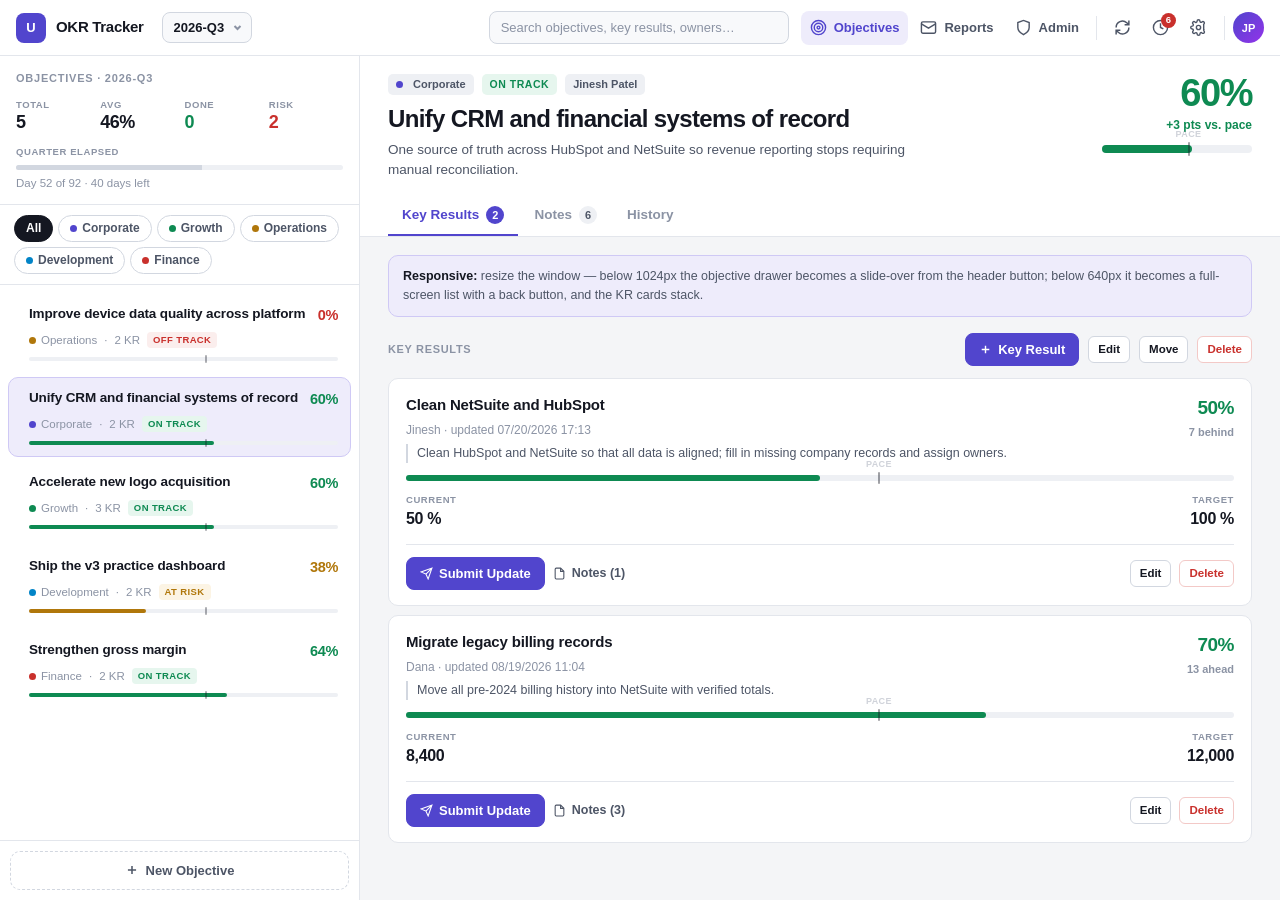
<file: mockups/c-focus-board.html>
<!DOCTYPE html>
<html lang="en">
<head>
<meta charset="UTF-8">
<meta name="viewport" content="width=device-width, initial-scale=1">
<title>C — Focus Board</title>
<style>
:root{
  --bg:#f4f5f7; --surface:#fff; --soft:#f8f9fb; --sunk:#eef0f4;
  --border:#e3e6ec; --border-2:#d2d7e0;
  --ink:#141721; --ink-2:#4d5566; --ink-3:#8b93a4;
  --accent:#5145cd; --accent-soft:#eeecfb; --accent-line:#cfc9f5;
  --green:#0e8a52; --green-soft:#e6f6ee;
  --amber:#b0770b; --amber-soft:#fcf4e4;
  --red:#c9302c; --red-soft:#fbeeed;
  --r:10px;
  --header-h:56px;
  --drawer-w:360px;
}
@media(max-width:1279px){:root{--drawer-w:310px}}
*{box-sizing:border-box;margin:0;padding:0}
html,body{height:100%}
body{
  font-family:-apple-system,BlinkMacSystemFont,'Inter','Segoe UI',sans-serif;
  background:var(--bg);color:var(--ink);font-size:14px;line-height:1.5;
  -webkit-font-smoothing:antialiased;overflow:hidden;
}

/* ══ HEADER ══════════════════════════════ */
.hdr{
  height:var(--header-h);background:var(--surface);border-bottom:1px solid var(--border);
  display:flex;align-items:center;gap:12px;padding:0 16px;position:relative;z-index:40;
}
.brand{display:flex;align-items:center;gap:10px;min-width:0;flex:none}
.logo{
  width:30px;height:30px;border-radius:8px;background:var(--accent);color:#fff;
  display:grid;place-items:center;font-weight:800;font-size:13px;flex:none;
}
.wordmark{font-size:15px;font-weight:700;letter-spacing:-.02em;white-space:nowrap}
.hdr-qtr{
  appearance:none;border:1px solid var(--border-2);background:var(--soft);border-radius:8px;
  padding:5px 26px 5px 11px;font:inherit;font-size:13px;font-weight:650;cursor:pointer;color:var(--ink);
  background-image:url("data:image/svg+xml,%3Csvg xmlns='http://www.w3.org/2000/svg' width='11' height='11' fill='none' stroke='%238b93a4' stroke-width='2'%3E%3Cpath d='M2.5 4L5.5 7L8.5 4'/%3E%3C/svg%3E");
  background-repeat:no-repeat;background-position:right 8px center;margin-left:6px;flex:none;
}
.hdr-spacer{flex:1}
.hdr-search{
  width:min(300px,26vw);background:var(--soft);border:1px solid var(--border-2);border-radius:8px;
  padding:6px 11px;font:inherit;font-size:13px;color:var(--ink);
}
.hdr-search::placeholder{color:var(--ink-3)}
.hdr-nav{display:flex;align-items:center;gap:3px;flex:none}
.hdr-div{width:1px;height:24px;background:var(--border);margin:0 5px;flex:none}
.hb{
  height:34px;min-width:34px;padding:0 9px;border-radius:8px;border:none;background:none;
  color:var(--ink-2);display:inline-flex;align-items:center;justify-content:center;gap:7px;
  cursor:pointer;transition:.12s;font:inherit;font-size:13px;font-weight:600;position:relative;
}
.hb:hover{background:var(--sunk);color:var(--ink)}
.hb.on{background:var(--accent-soft);color:var(--accent)}
.hb-label{display:inline}
@media(max-width:1100px){.hb-label{display:none}}
.hb-badge{
  position:absolute;top:2px;right:2px;min-width:15px;height:15px;border-radius:8px;
  background:var(--red);color:#fff;font-size:9.5px;font-weight:750;
  display:grid;place-items:center;padding:0 4px;
}
.hdr-av{
  width:31px;height:31px;border-radius:50%;background:linear-gradient(135deg,#5145cd,#9333ea);
  color:#fff;display:grid;place-items:center;font-size:11px;font-weight:700;cursor:pointer;
  flex:none;border:none;
}
.burger{display:none}

/* ══ BODY SPLIT ══════════════════════════ */
.body{display:flex;height:calc(100vh - var(--header-h));position:relative}

/* ── Objective drawer ─────────────────── */
.drawer{
  width:var(--drawer-w);flex:none;background:var(--surface);border-right:1px solid var(--border);
  display:flex;flex-direction:column;min-width:0;
}
.dw-top{padding:14px 16px 12px;border-bottom:1px solid var(--border)}
.dw-title{
  font-size:11px;font-weight:760;text-transform:uppercase;letter-spacing:.07em;color:var(--ink-3);
  display:flex;align-items:center;justify-content:space-between;gap:10px;margin-bottom:11px;
}
.stats{display:grid;grid-template-columns:repeat(4,1fr);gap:10px}
.st-l{font-size:9.5px;font-weight:760;text-transform:uppercase;letter-spacing:.06em;color:var(--ink-3)}
.st-v{font-size:18px;font-weight:740;letter-spacing:-.025em;font-variant-numeric:tabular-nums;line-height:1.2}
.timerow{margin-top:12px}
.tbar{height:5px;border-radius:3px;background:var(--sunk);overflow:hidden;margin-top:5px}
.tbar i{display:block;height:100%;background:var(--border-2)}
.tnote{font-size:11.5px;color:var(--ink-3);margin-top:5px}
.cats{
  display:flex;flex-wrap:wrap;gap:5px;padding:10px 14px;
  border-bottom:1px solid var(--border);
}
.cchip{
  border:1px solid var(--border-2);background:var(--surface);border-radius:16px;padding:3.5px 11px;
  font:inherit;font-size:12px;font-weight:620;color:var(--ink-2);cursor:pointer;white-space:nowrap;flex:none;
}
.cchip:hover{background:var(--soft)}
.cchip.on{background:var(--ink);border-color:var(--ink);color:#fff}
.dot{width:7px;height:7px;border-radius:50%;display:inline-block;margin-right:5px;flex:none}
.dw-scroll{flex:1;overflow-y:auto;padding:8px;-webkit-overflow-scrolling:touch}
.oitem{
  border:1px solid transparent;border-radius:var(--r);padding:11px 12px 11px 20px;margin-bottom:4px;
  cursor:pointer;transition:.12s;position:relative;
}
.oitem:hover{background:var(--soft)}
.oitem.sel{background:var(--accent-soft);border-color:var(--accent-line)}
.grip{
  position:absolute;left:5px;top:50%;transform:translateY(-50%);color:var(--ink-3);
  opacity:0;cursor:grab;transition:.12s;
}
.oitem:hover .grip{opacity:1}
.oi-h{display:flex;align-items:flex-start;justify-content:space-between;gap:10px}
.oi-t{font-size:13.5px;font-weight:620;letter-spacing:-.01em;line-height:1.35;min-width:0}
.oi-p{font-size:14.5px;font-weight:740;font-variant-numeric:tabular-nums;flex:none;letter-spacing:-.025em}
.oi-m{display:flex;align-items:center;gap:7px;margin-top:5px;font-size:11.5px;color:var(--ink-3);flex-wrap:wrap}
.oi-badge{
  font-size:9.5px;font-weight:760;padding:1px 6px;border-radius:4px;
  text-transform:uppercase;letter-spacing:.04em;
}
.obar{height:4px;border-radius:2px;background:var(--sunk);margin-top:8px;position:relative}
.obar i{display:block;height:100%;border-radius:2px}
.omark{position:absolute;top:-2px;bottom:-2px;width:2px;background:var(--ink);opacity:.35;border-radius:1px}
.dw-foot{padding:10px;border-top:1px solid var(--border)}
.add-btn{
  width:100%;border:1px dashed var(--border-2);background:none;border-radius:var(--r);
  padding:9px;font:inherit;font-size:13px;font-weight:640;color:var(--ink-2);cursor:pointer;
  display:flex;align-items:center;justify-content:center;gap:7px;transition:.12s;
}
.add-btn:hover{border-color:var(--accent);color:var(--accent);background:var(--accent-soft)}

/* ── Detail pane ──────────────────────── */
.detail{flex:1;min-width:0;overflow-y:auto;background:var(--bg);-webkit-overflow-scrolling:touch}
.dhead{background:var(--surface);border-bottom:1px solid var(--border);padding:18px clamp(16px,2.2vw,28px) 0}
.back{
  display:none;align-items:center;gap:6px;background:none;border:none;font:inherit;font-size:13px;
  font-weight:650;color:var(--accent);cursor:pointer;padding:0;margin-bottom:10px;
}
.dtags{display:flex;align-items:center;gap:8px;flex-wrap:wrap;margin-bottom:9px}
.tag{
  font-size:11px;font-weight:680;padding:2px 8px;border-radius:5px;background:var(--sunk);
  color:var(--ink-2);display:inline-flex;align-items:center;gap:5px;
}
.state{font-size:10.5px;font-weight:770;padding:2.5px 8px;border-radius:5px;text-transform:uppercase;letter-spacing:.05em}
.st-on{background:var(--green-soft);color:var(--green)}
.st-risk{background:var(--amber-soft);color:var(--amber)}
.st-off{background:var(--red-soft);color:var(--red)}
.dtop{display:flex;gap:clamp(16px,2.5vw,28px);align-items:flex-start;flex-wrap:wrap}
.dmain{flex:1 1 320px;min-width:0}
.dh1{font-size:clamp(19px,2.1vw,24px);font-weight:710;letter-spacing:-.027em;line-height:1.24}
.ddesc{font-size:13.5px;color:var(--ink-2);margin-top:6px;max-width:70ch}
.dright{flex:0 0 auto;text-align:right;min-width:150px}
@media(max-width:640px){.dright{text-align:left;flex-basis:100%;min-width:0}}
.dpct{font-size:clamp(30px,3.4vw,38px);font-weight:750;letter-spacing:-.038em;line-height:1;font-variant-numeric:tabular-nums}
.ddelta{font-size:12px;font-weight:640;margin-top:4px}
.dbar{height:8px;border-radius:4px;background:var(--sunk);margin-top:11px;position:relative}
.dbar i{display:block;height:100%;border-radius:4px}
.dmark{position:absolute;top:-3px;bottom:-3px;width:2px;background:var(--ink);opacity:.4;border-radius:1px}
.dmark::after{
  content:'pace';position:absolute;top:-14px;left:50%;transform:translateX(-50%);
  font-size:9px;font-weight:760;color:var(--ink-3);text-transform:uppercase;letter-spacing:.05em;
}
.tabs{display:flex;gap:2px;margin-top:16px;overflow-x:auto;scrollbar-width:none}
.tabs::-webkit-scrollbar{display:none}
.tab{
  border:none;background:none;padding:9px 14px;font:inherit;font-size:13.5px;font-weight:640;
  color:var(--ink-3);cursor:pointer;border-bottom:2px solid transparent;transition:.12s;
  display:flex;align-items:center;gap:7px;white-space:nowrap;
}
.tab:hover{color:var(--ink)}
.tab.on{color:var(--accent);border-bottom-color:var(--accent)}
.count{font-size:11px;font-weight:720;background:var(--sunk);color:var(--ink-2);border-radius:9px;padding:1px 6px}
.tab.on .count{background:var(--accent);color:#fff}
.dbody{padding:18px clamp(16px,2.2vw,28px) 70px}
.panel{display:none}
.panel.on{display:block}

/* KR cards */
.krbar{display:flex;align-items:center;gap:9px;margin-bottom:12px;flex-wrap:wrap}
.krbar-l{font-size:11px;font-weight:760;text-transform:uppercase;letter-spacing:.06em;color:var(--ink-3)}
.kr{
  background:var(--surface);border:1px solid var(--border);border-radius:var(--r);
  padding:15px 17px;margin-bottom:9px;transition:.12s;
}
.kr:hover{border-color:var(--border-2)}
.kr-h{display:flex;align-items:flex-start;justify-content:space-between;gap:14px;flex-wrap:wrap}
.kr-n{font-size:15px;font-weight:650;letter-spacing:-.012em}
.kr-d{font-size:12.5px;color:var(--ink-2);margin-top:5px;padding-left:9px;border-left:2px solid var(--border-2)}
.kr-m{font-size:12px;color:var(--ink-3);margin-top:4px}
.kr-pw{flex:none;text-align:right}
@media(max-width:520px){.kr-pw{text-align:left}}
.kr-p{font-size:19px;font-weight:740;font-variant-numeric:tabular-nums;letter-spacing:-.025em}
.kr-pg{font-size:11px;font-weight:620;color:var(--ink-3);margin-top:1px}
.kbar{height:6px;border-radius:3px;background:var(--sunk);margin:12px 0;position:relative}
.kbar i{display:block;height:100%;border-radius:3px}
.kvals{display:flex;justify-content:space-between;align-items:flex-end;gap:16px}
.kv-l{font-size:9.5px;font-weight:760;text-transform:uppercase;letter-spacing:.06em;color:var(--ink-3)}
.kv-v{font-size:16px;font-weight:690;font-variant-numeric:tabular-nums;letter-spacing:-.02em}
.kv-r{text-align:right}
.kr-bottom{
  display:flex;align-items:center;gap:8px;margin-top:13px;padding-top:12px;
  border-top:1px solid var(--border);flex-wrap:wrap;
}
.btn{
  display:inline-flex;align-items:center;gap:6px;border-radius:8px;border:1px solid var(--border-2);
  background:var(--surface);color:var(--ink);padding:6px 13px;font:inherit;font-size:13px;
  font-weight:630;cursor:pointer;transition:.12s;white-space:nowrap;
}
.btn:hover{background:var(--soft)}
.btn-primary{background:var(--accent);border-color:var(--accent);color:#fff}
.btn-primary:hover{background:#443ab5}
.btn-sm{padding:3.5px 9px;font-size:11.5px;border-radius:6px}
.btn-danger{color:var(--red);border-color:#f3c9c7}
.sp{flex:1}
.notes-toggle{
  background:none;border:none;font:inherit;font-size:12.5px;font-weight:630;color:var(--ink-2);
  cursor:pointer;display:inline-flex;align-items:center;gap:6px;padding:0;white-space:nowrap;
}
.notes-toggle:hover{color:var(--accent)}

/* Notes + history */
.note-form{display:flex;gap:8px;margin-bottom:14px;flex-wrap:wrap}
.note-in{
  flex:1 1 240px;border:1px solid var(--border-2);border-radius:8px;padding:9px 12px;font:inherit;
  font-size:13.5px;resize:vertical;min-height:38px;background:var(--surface);color:var(--ink);
}
.note-in:focus{outline:none;border-color:var(--accent);box-shadow:0 0 0 3px var(--accent-soft)}
.note{background:var(--surface);border:1px solid var(--border);border-radius:var(--r);padding:12px 15px;margin-bottom:8px}
.note-m{display:flex;justify-content:space-between;gap:10px;font-size:12px;margin-bottom:4px;flex-wrap:wrap}
.note-a{font-weight:670}
.note-t{color:var(--ink-3)}
.note-x{font-size:13.5px;color:var(--ink-2)}
.sec-l{font-size:11px;font-weight:760;text-transform:uppercase;letter-spacing:.06em;color:var(--ink-3);margin:20px 0 10px}
.hwrap{overflow-x:auto;-webkit-overflow-scrolling:touch;border:1px solid var(--border);border-radius:var(--r);background:var(--surface)}
.hist{min-width:520px}
.hrow{display:grid;grid-template-columns:1fr 130px 110px 90px;gap:12px;padding:11px 16px;border-bottom:1px solid var(--border);font-size:13px;align-items:center}
.hrow:last-child{border:none}
.hrow.head{background:var(--soft);font-size:10.5px;font-weight:740;text-transform:uppercase;letter-spacing:.06em;color:var(--ink-3)}
.hnum{text-align:right;font-variant-numeric:tabular-nums;font-weight:650}
.up{color:var(--green);font-weight:670;text-align:right;font-variant-numeric:tabular-nums}
.hint{
  background:var(--accent-soft);border:1px solid var(--accent-line);border-radius:var(--r);
  padding:11px 14px;font-size:12.5px;color:var(--ink-2);margin-bottom:16px;
}
.hint b{color:var(--ink)}

/* ══ RESPONSIVE ══════════════════════════ */
.scrim{
  display:none;position:fixed;inset:var(--header-h) 0 0;background:rgba(20,23,33,.42);
  z-index:28;opacity:0;transition:opacity .18s;
}
.scrim.on{display:block;opacity:1}

/* Tablet — drawer becomes an overlay you summon */
@media(max-width:1023px){
  .burger{display:inline-flex}
  .drawer{
    position:fixed;top:var(--header-h);bottom:0;left:0;width:min(340px,86vw);z-index:30;
    transform:translateX(-102%);transition:transform .2s cubic-bezier(.4,0,.2,1);
    box-shadow:0 8px 34px rgba(20,23,33,.14);
  }
  .drawer.open{transform:none}
  .hdr-search{display:none}
}

/* Phone — true master/detail: one pane at a time */
@media(max-width:640px){
  :root{--header-h:52px}
  html,body{overflow-x:hidden}
  .wordmark{display:none}
  .hdr{gap:6px;padding:0 8px}
  .hdr-qtr{margin-left:0;font-size:12.5px;padding:5px 22px 5px 8px}
  .hb{min-width:32px;height:32px;padding:0 6px}
  .hdr-div{margin:0 1px}
  /* Secondary destinations move into the hamburger menu on phones */
  .hb-opt{display:none}
  .drawer{
    position:static;transform:none;width:100%;box-shadow:none;border-right:none;
    display:flex;
  }
  .body.showing-detail .drawer{display:none}
  .detail{display:none}
  .body.showing-detail .detail{display:block}
  .scrim{display:none!important}
  .back{display:inline-flex}
  .stats{grid-template-columns:repeat(4,1fr);gap:6px}
  .st-v{font-size:16px}
  .kvals{gap:12px}
  .kr{padding:13px 14px}
  .kr-bottom .btn-sm{flex:1 1 auto;justify-content:center}
  /* The active tab already says "Key Results" — drop the duplicate label */
  .krbar-l{display:none}
  .krbar{gap:6px}
  .krbar .btn-sm{flex:1 1 auto;justify-content:center}
}
</style>
</head>
<body>

<header class="hdr">
  <button class="hb burger" onclick="toggleDrawer()" aria-label="Objectives">
    <svg width="18" height="18" viewBox="0 0 24 24" fill="none" stroke="currentColor" stroke-width="2.2"><path d="M3 6h18M3 12h18M3 18h18"/></svg>
  </button>
  <div class="brand">
    <span class="logo">U</span>
    <span class="wordmark">OKR Tracker</span>
  </div>
  <select class="hdr-qtr"><option>2026-Q3</option><option>2026-Q2</option><option>2026-Q4</option></select>

  <div class="hdr-spacer"></div>

  <input class="hdr-search" placeholder="Search objectives, key results, owners…">

  <nav class="hdr-nav">
    <button class="hb on hb-opt" title="Objectives">
      <svg width="17" height="17" viewBox="0 0 24 24" fill="none" stroke="currentColor" stroke-width="2"><circle cx="12" cy="12" r="10"/><circle cx="12" cy="12" r="6"/><circle cx="12" cy="12" r="2"/></svg>
      <span class="hb-label">Objectives</span>
    </button>
    <button class="hb hb-opt" title="Email Reports">
      <svg width="17" height="17" viewBox="0 0 24 24" fill="none" stroke="currentColor" stroke-width="2"><rect x="2" y="4" width="20" height="16" rx="2"/><path d="m22 7-10 6L2 7"/></svg>
      <span class="hb-label">Reports</span>
    </button>
    <button class="hb hb-opt" title="Admin">
      <svg width="17" height="17" viewBox="0 0 24 24" fill="none" stroke="currentColor" stroke-width="2"><path d="M12 22s8-4 8-10V5l-8-3-8 3v7c0 6 8 10 8 10z"/></svg>
      <span class="hb-label">Admin</span>
    </button>
    <span class="hdr-div hb-opt"></span>
    <button class="hb hb-opt" title="Refresh data">
      <svg width="17" height="17" viewBox="0 0 24 24" fill="none" stroke="currentColor" stroke-width="2.1"><path d="M21 2v6h-6M3 12a9 9 0 0 1 15-6.7L21 8M3 22v-6h6M21 12a9 9 0 0 1-15 6.7L3 16"/></svg>
    </button>
    <button class="hb" title="Recent activity">
      <svg width="17" height="17" viewBox="0 0 24 24" fill="none" stroke="currentColor" stroke-width="2"><circle cx="12" cy="12" r="10"/><path d="M12 6v6l4 2"/></svg>
      <span class="hb-badge">6</span>
    </button>
    <button class="hb" title="Settings">
      <svg width="17" height="17" viewBox="0 0 24 24" fill="none" stroke="currentColor" stroke-width="2"><circle cx="12" cy="12" r="3"/><path d="M19.4 15a1.65 1.65 0 0 0 .33 1.82l.06.06a2 2 0 1 1-2.83 2.83l-.06-.06a1.65 1.65 0 0 0-1.82-.33 1.65 1.65 0 0 0-1 1.51V21a2 2 0 0 1-4 0v-.09A1.65 1.65 0 0 0 9 19.4a1.65 1.65 0 0 0-1.82.33l-.06.06a2 2 0 1 1-2.83-2.83l.06-.06a1.65 1.65 0 0 0 .33-1.82 1.65 1.65 0 0 0-1.51-1H3a2 2 0 0 1 0-4h.09A1.65 1.65 0 0 0 4.6 9a1.65 1.65 0 0 0-.33-1.82l-.06-.06a2 2 0 1 1 2.83-2.83l.06.06A1.65 1.65 0 0 0 9 4.6a1.65 1.65 0 0 0 1-1.51V3a2 2 0 0 1 4 0v.09a1.65 1.65 0 0 0 1 1.51 1.65 1.65 0 0 0 1.82-.33l.06-.06a2 2 0 1 1 2.83 2.83l-.06.06a1.65 1.65 0 0 0-.33 1.82V15z"/></svg>
    </button>
    <span class="hdr-div"></span>
    <button class="hdr-av" title="Jinesh Patel — Admin · Sign out">JP</button>
  </nav>
</header>

<div class="scrim" id="scrim" onclick="toggleDrawer()"></div>

<div class="body" id="body">
  <aside class="drawer" id="drawer">
    <div class="dw-top">
      <div class="dw-title"><span>Objectives · 2026-Q3</span></div>
      <div class="stats">
        <div><div class="st-l">Total</div><div class="st-v">5</div></div>
        <div><div class="st-l">Avg</div><div class="st-v">46%</div></div>
        <div><div class="st-l">Done</div><div class="st-v" style="color:var(--green)">0</div></div>
        <div><div class="st-l">Risk</div><div class="st-v" style="color:var(--red)">2</div></div>
      </div>
      <div class="timerow">
        <div class="st-l">Quarter elapsed</div>
        <div class="tbar"><i style="width:57%"></i></div>
        <div class="tnote">Day 52 of 92 · 40 days left</div>
      </div>
    </div>
    <div class="cats">
      <button class="cchip on">All</button>
      <button class="cchip"><i class="dot" style="background:#5145cd"></i>Corporate</button>
      <button class="cchip"><i class="dot" style="background:#0e8a52"></i>Growth</button>
      <button class="cchip"><i class="dot" style="background:#b0770b"></i>Operations</button>
      <button class="cchip"><i class="dot" style="background:#0284c7"></i>Development</button>
      <button class="cchip"><i class="dot" style="background:#c9302c"></i>Finance</button>
    </div>
    <div class="dw-scroll" id="rail"></div>
    <div class="dw-foot">
      <button class="add-btn"><svg width="14" height="14" viewBox="0 0 24 24" fill="none" stroke="currentColor" stroke-width="2.6"><path d="M12 5v14M5 12h14"/></svg>New Objective</button>
    </div>
  </aside>

  <main class="detail" id="detail"></main>
</div>

<script>
const EL=57;
const DATA=[
 {t:'Improve device data quality across platform',d:'Establish a repeatable cleaning process so device records are trustworthy for billing and reporting.',cat:'Operations',c:'#b0770b',own:'Bill Hearne',
  notes:[['Bill Hearne','Jul 16, 2026 20:48','Kickoff scheduled with the data team. Blocked on getting read access to the legacy device table.']],
  krs:[
   {n:'Device data cleaning to completion',desc:'Create and implement an AI-assisted cleaning process; redefine categories to reduce total count and improve consistency.',cur:'0',tgt:'1',p:0,own:'Bill',upd:'07/16/2026 20:48',notes:1},
   {n:'New UI plan and deployment',desc:'Identify the best path and timeline to deploy the refreshed device management interface.',cur:'0',tgt:'1',p:0,own:'Bill',upd:'07/16/2026 20:48',notes:1}]},
 {t:'Unify CRM and financial systems of record',d:'One source of truth across HubSpot and NetSuite so revenue reporting stops requiring manual reconciliation.',cat:'Corporate',c:'#5145cd',own:'Jinesh Patel',
  notes:[['Jinesh Patel','Aug 19, 2026 09:12','Finance signed off on the field mapping. Dana is running the first migration batch this week.'],['Dana Whitfield','Aug 12, 2026 16:30','Found 340 duplicate company records — deduping before migration continues.']],
  krs:[
   {n:'Clean NetSuite and HubSpot',desc:'Clean HubSpot and NetSuite so that all data is aligned; fill in missing company records and assign owners.',cur:'50 %',tgt:'100 %',p:50,own:'Jinesh',upd:'07/20/2026 17:13',notes:1},
   {n:'Migrate legacy billing records',desc:'Move all pre-2024 billing history into NetSuite with verified totals.',cur:'8,400',tgt:'12,000',p:70,own:'Dana',upd:'08/19/2026 11:04',notes:3}]},
 {t:'Accelerate new logo acquisition',d:'Grow enterprise footprint with a repeatable outbound and demo motion.',cat:'Growth',c:'#0e8a52',own:'Amanda Beaty',
  notes:[['Amanda Beaty','Aug 20, 2026 14:22','Northgate Dental Group signed. Two more in contract review.']],
  krs:[
   {n:'New enterprise accounts signed',desc:'',cur:'14',tgt:'25',p:56,own:'Amanda',upd:'08/20/2026 14:22',notes:5},
   {n:'Qualified pipeline generated',desc:'Sourced and marketing-qualified pipeline entering stage 2 or later.',cur:'$1,850,000',tgt:'$3,000,000',p:62,own:'Marco',upd:'08/21/2026 08:40',notes:2},
   {n:'Demo-to-close rate',desc:'',cur:'22 %',tgt:'35 %',p:63,own:'Amanda',upd:'08/18/2026 10:15',notes:0}]},
 {t:'Ship the v3 practice dashboard',d:'Get the rebuilt dashboard in front of real customers and stabilise it before GA.',cat:'Development',c:'#0284c7',own:'Elice Waggoner',
  notes:[['Elice Waggoner','Aug 20, 2026 17:05','Beta onboarding slower than planned — scheduling weekly office hours to unblock customers.']],
  krs:[
   {n:'Beta customers onboarded',desc:'',cur:'6',tgt:'20',p:30,own:'Elice',upd:'08/12/2026 13:50',notes:4},
   {n:'P1 bugs open at launch',desc:'Decrease metric — fewer is better.',cur:'11',tgt:'3',p:45,own:'Raj',upd:'08/20/2026 19:30',notes:2}]},
 {t:'Strengthen gross margin',d:'Improve unit economics through pricing discipline and infrastructure efficiency.',cat:'Finance',c:'#c9302c',own:'Jinesh Patel',
  notes:[['Jinesh Patel','Aug 15, 2026 12:00','Renegotiated two vendor contracts — annualised saving of about $38k.']],
  krs:[
   {n:'Gross margin',desc:'',cur:'68 %',tgt:'74 %',p:92,own:'Jinesh',upd:'08/15/2026 12:00',notes:2},
   {n:'Annual cloud spend reduction',desc:'Run-rate reduction realised against the January baseline.',cur:'$42,000',tgt:'$120,000',p:35,own:'Dana',upd:'08/08/2026 09:20',notes:1}]},
];
const H=p=>p>=EL-8?['st-on','On Track','var(--green)']:p>=EL-25?['st-risk','At Risk','var(--amber)']:['st-off','Off Track','var(--red)'];
const avgOf=o=>Math.round(o.krs.reduce((s,k)=>s+k.p,0)/o.krs.length);
let cur=1;
const isPhone=()=>window.matchMedia('(max-width:640px)').matches;

function toggleDrawer(){
  const d=document.getElementById('drawer'),s=document.getElementById('scrim');
  const open=d.classList.toggle('open'); s.classList.toggle('on',open);
}
function closeDrawer(){
  document.getElementById('drawer').classList.remove('open');
  document.getElementById('scrim').classList.remove('on');
}
function showList(){document.getElementById('body').classList.remove('showing-detail')}

function drawRail(){
  document.getElementById('rail').innerHTML=DATA.map((o,i)=>{
    const a=avgOf(o),[sc,sl,col]=H(a);
    return `<div class="oitem ${i===cur?'sel':''}" onclick="pick(${i})" draggable="true">
      <span class="grip"><svg width="10" height="14" viewBox="0 0 10 16" fill="currentColor"><circle cx="2" cy="3" r="1.3"/><circle cx="8" cy="3" r="1.3"/><circle cx="2" cy="8" r="1.3"/><circle cx="8" cy="8" r="1.3"/><circle cx="2" cy="13" r="1.3"/><circle cx="8" cy="13" r="1.3"/></svg></span>
      <div class="oi-h"><span class="oi-t">${o.t}</span><span class="oi-p" style="color:${col}">${a}%</span></div>
      <div class="oi-m"><span><i class="dot" style="background:${o.c}"></i>${o.cat}</span><span>·</span><span>${o.krs.length} KR</span><span class="oi-badge ${sc}">${sl}</span></div>
      <div class="obar"><i style="width:${Math.min(a,100)}%;background:${col}"></i><span class="omark" style="left:${EL}%"></span></div>
    </div>`}).join('');
}
function pick(i){
  cur=i;drawRail();drawDetail();closeDrawer();
  document.getElementById('body').classList.add('showing-detail');
  document.getElementById('detail').scrollTop=0;
}
function tab(n){
  document.querySelectorAll('.tab').forEach((t,i)=>t.classList.toggle('on',i===n));
  document.querySelectorAll('.panel').forEach((p,i)=>p.classList.toggle('on',i===n));
}
function drawDetail(){
  const o=DATA[cur],a=avgOf(o),[sc,sl,col]=H(a),gap=a-EL;
  const totalNotes=o.krs.reduce((s,k)=>s+k.notes,0)+o.notes.length;
  document.getElementById('detail').innerHTML=`
  <div class="dhead">
    <button class="back" onclick="showList()"><svg width="14" height="14" viewBox="0 0 24 24" fill="none" stroke="currentColor" stroke-width="2.4"><path d="m15 18-6-6 6-6"/></svg>All objectives</button>
    <div class="dtop">
      <div class="dmain">
        <div class="dtags">
          <span class="tag"><i class="dot" style="background:${o.c}"></i>${o.cat}</span>
          <span class="state ${sc}">${sl}</span>
          <span class="tag">${o.own}</span>
        </div>
        <h1 class="dh1">${o.t}</h1>
        <p class="ddesc">${o.d}</p>
      </div>
      <div class="dright">
        <div class="dpct" style="color:${col}">${a}%</div>
        <div class="ddelta" style="color:${gap<0?'var(--red)':'var(--green)'}">${gap>=0?'+':''}${gap} pts vs. pace</div>
        <div class="dbar"><i style="width:${Math.min(a,100)}%;background:${col}"></i><span class="dmark" style="left:${EL}%"></span></div>
      </div>
    </div>
    <div class="tabs">
      <button class="tab on" onclick="tab(0)">Key Results <span class="count">${o.krs.length}</span></button>
      <button class="tab" onclick="tab(1)">Notes <span class="count">${totalNotes}</span></button>
      <button class="tab" onclick="tab(2)">History</button>
    </div>
  </div>
  <div class="dbody">
    <div class="panel on">
      <div class="hint"><b>Responsive:</b> resize the window — below 1024px the objective drawer becomes a slide-over from the header button; below 640px it becomes a full-screen list with a back button, and the KR cards stack.</div>
      <div class="krbar">
        <span class="krbar-l">Key Results</span>
        <span class="sp"></span>
        <button class="btn btn-primary"><svg width="13" height="13" viewBox="0 0 24 24" fill="none" stroke="currentColor" stroke-width="2.6"><path d="M12 5v14M5 12h14"/></svg>Key Result</button>
        <button class="btn btn-sm">Edit</button><button class="btn btn-sm">Move</button><button class="btn btn-sm btn-danger">Delete</button>
      </div>
      ${o.krs.map(k=>{const [kc,kl,kcol]=H(k.p),kg=k.p-EL;return `
      <div class="kr">
        <div class="kr-h">
          <div style="min-width:0;flex:1 1 220px">
            <div class="kr-n">${k.n}</div>
            <div class="kr-m">${k.own} · updated ${k.upd}</div>
            ${k.desc?`<div class="kr-d">${k.desc}</div>`:''}
          </div>
          <div class="kr-pw"><div class="kr-p" style="color:${kcol}">${k.p}%</div><div class="kr-pg">${kg<0?`${Math.abs(kg)} behind`:`${kg} ahead`}</div></div>
        </div>
        <div class="kbar"><i style="width:${Math.min(k.p,100)}%;background:${kcol}"></i><span class="dmark" style="left:${EL}%"></span></div>
        <div class="kvals">
          <div><div class="kv-l">Current</div><div class="kv-v">${k.cur}</div></div>
          <div class="kv-r"><div class="kv-l">Target</div><div class="kv-v">${k.tgt}</div></div>
        </div>
        <div class="kr-bottom">
          <button class="btn btn-primary"><svg width="13" height="13" viewBox="0 0 24 24" fill="none" stroke="currentColor" stroke-width="2"><path d="m22 2-11 11M22 2l-7 20-4-9-9-4Z"/></svg>Submit Update</button>
          <button class="notes-toggle"><svg width="13" height="13" viewBox="0 0 24 24" fill="none" stroke="currentColor" stroke-width="2"><path d="M14 2H6a2 2 0 0 0-2 2v16a2 2 0 0 0 2 2h12a2 2 0 0 0 2-2V8z"/><path d="M14 2v6h6"/></svg>Notes (${k.notes})</button>
          <span class="sp"></span>
          <button class="btn btn-sm">Edit</button>
          <button class="btn btn-sm btn-danger">Delete</button>
        </div>
      </div>`}).join('')}
    </div>

    <div class="panel">
      <div class="note-form">
        <textarea class="note-in" placeholder="Add a note to this objective…"></textarea>
        <button class="btn btn-primary">Add</button>
      </div>
      ${o.notes.map(n=>`<div class="note"><div class="note-m"><span class="note-a">${n[0]}</span><span class="note-t">${n[1]}</span></div><div class="note-x">${n[2]}</div></div>`).join('')}
      <div class="sec-l">Key Result Notes</div>
      <div class="note"><div class="note-m"><span class="note-a">${o.krs[0].own}</span><span class="note-t">${o.krs[0].upd}</span></div><div class="note-x" style="color:var(--ink-3);font-size:12px;margin-bottom:4px">on <b style="color:var(--ink)">${o.krs[0].n}</b></div><div class="note-x">Progress is tracking, will have an update by end of week.</div></div>
    </div>

    <div class="panel">
      <div class="hwrap"><div class="hist">
        <div class="hrow head"><span>Key Result</span><span class="hnum">When</span><span class="hnum">Value</span><span class="hnum">Change</span></div>
        <div class="hrow"><span>${o.krs[0].n}</span><span class="hnum">${o.krs[0].upd.split(' ')[0]}</span><span class="hnum">${o.krs[0].cur}</span><span class="up">—</span></div>
        <div class="hrow"><span>${o.krs[o.krs.length-1].n}</span><span class="hnum">Aug 14, 2026</span><span class="hnum">${o.krs[o.krs.length-1].cur}</span><span class="up">▲ 6%</span></div>
        <div class="hrow"><span>${o.krs[o.krs.length-1].n}</span><span class="hnum">Aug 07, 2026</span><span class="hnum">—</span><span class="up">▲ 4%</span></div>
        <div class="hrow"><span>${o.krs[0].n}</span><span class="hnum">Jul 31, 2026</span><span class="hnum">—</span><span class="up">▲ 2%</span></div>
      </div></div>
    </div>
  </div>`;
}
drawRail();drawDetail();
// On phones, start on the list; on wider screens both panes are visible anyway.
if(!isPhone()) document.getElementById('body').classList.add('showing-detail');
window.addEventListener('resize',()=>{
  if(!isPhone()){closeDrawer();document.getElementById('body').classList.add('showing-detail')}
});
</script>
</body>
</html>
</file>
